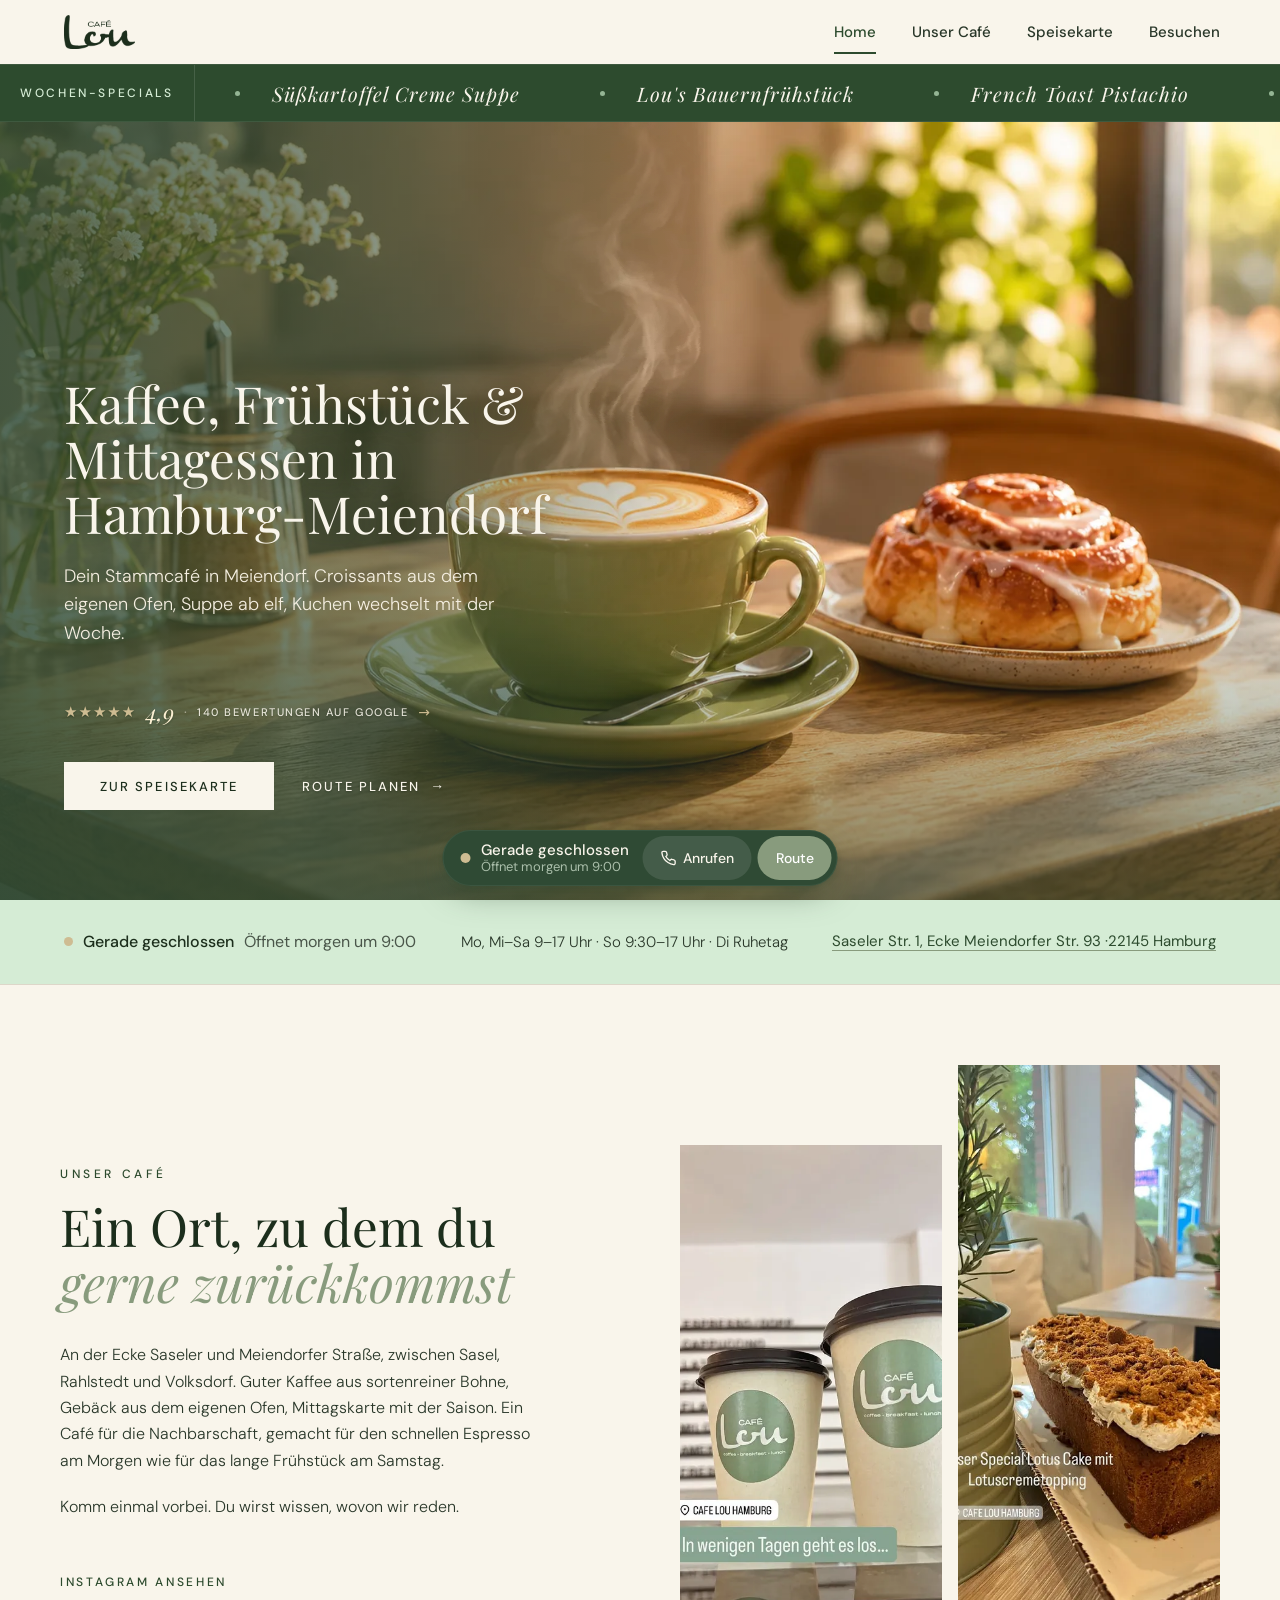
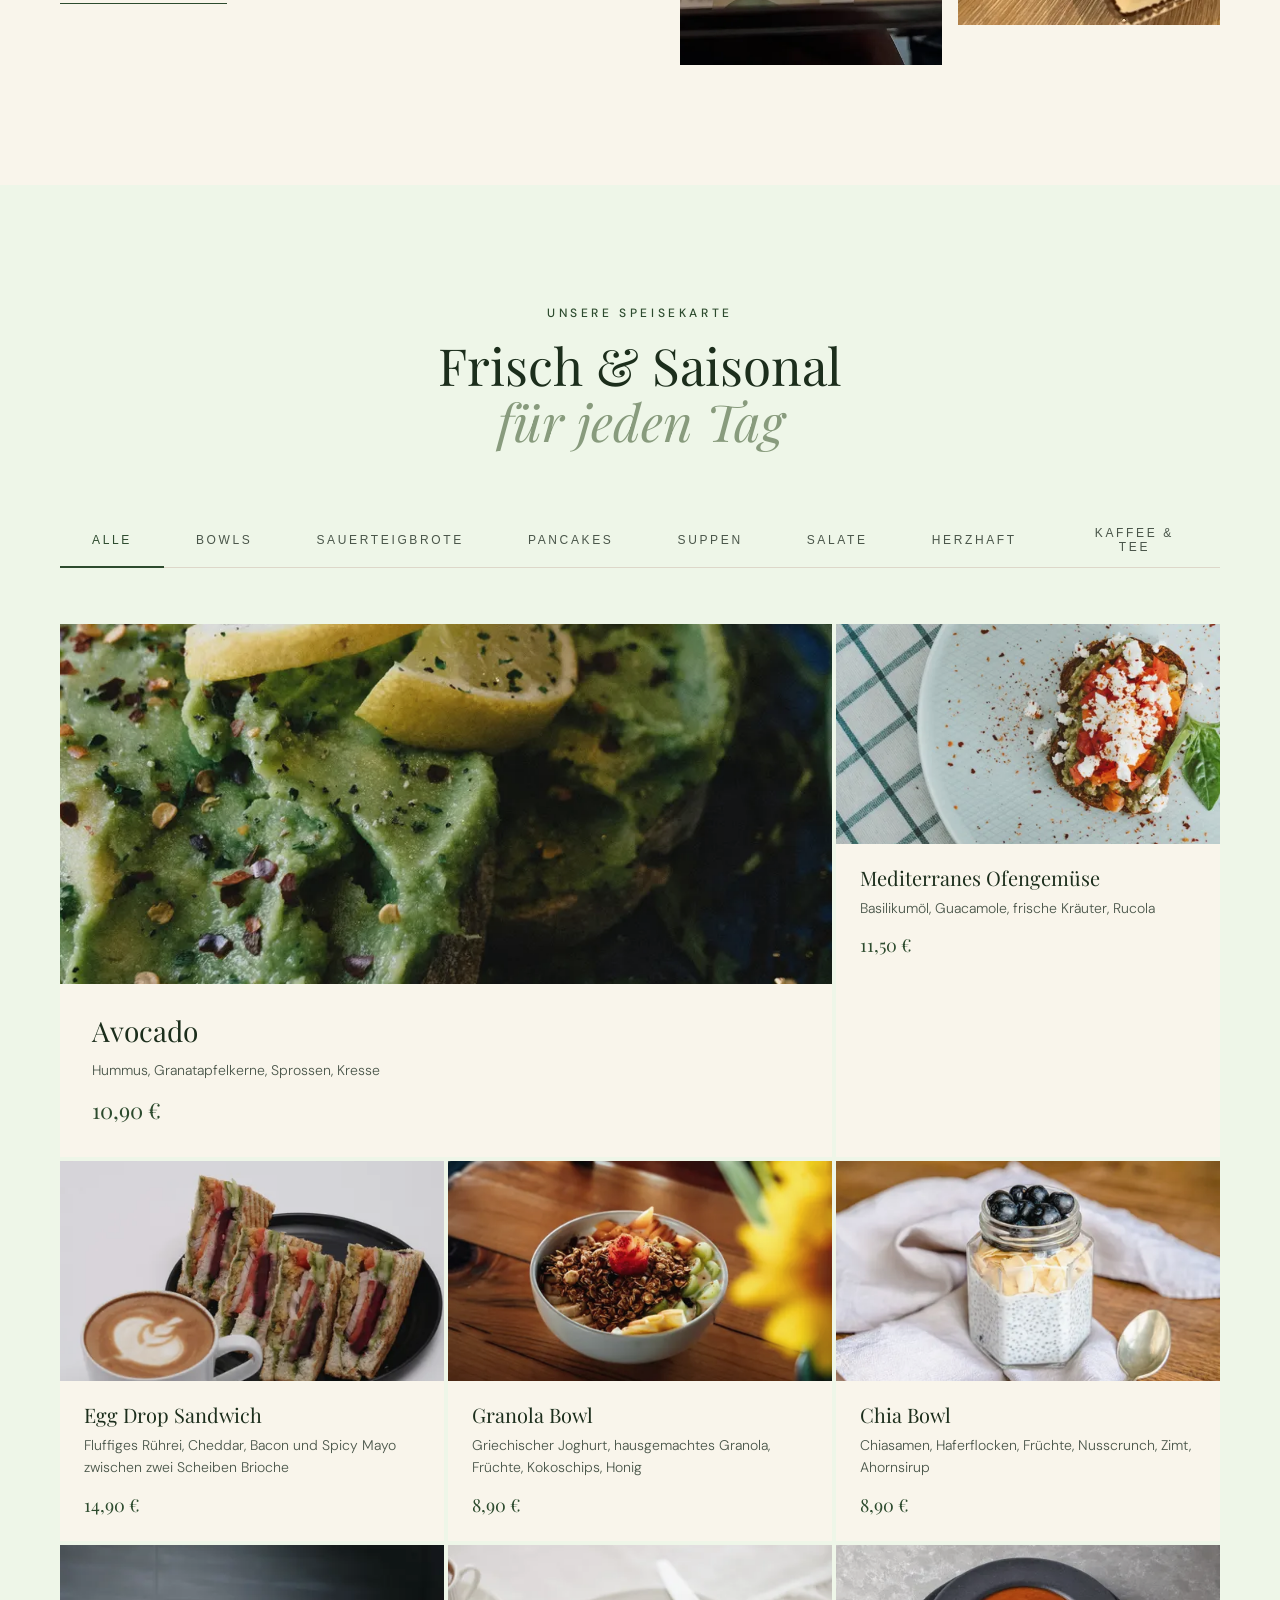
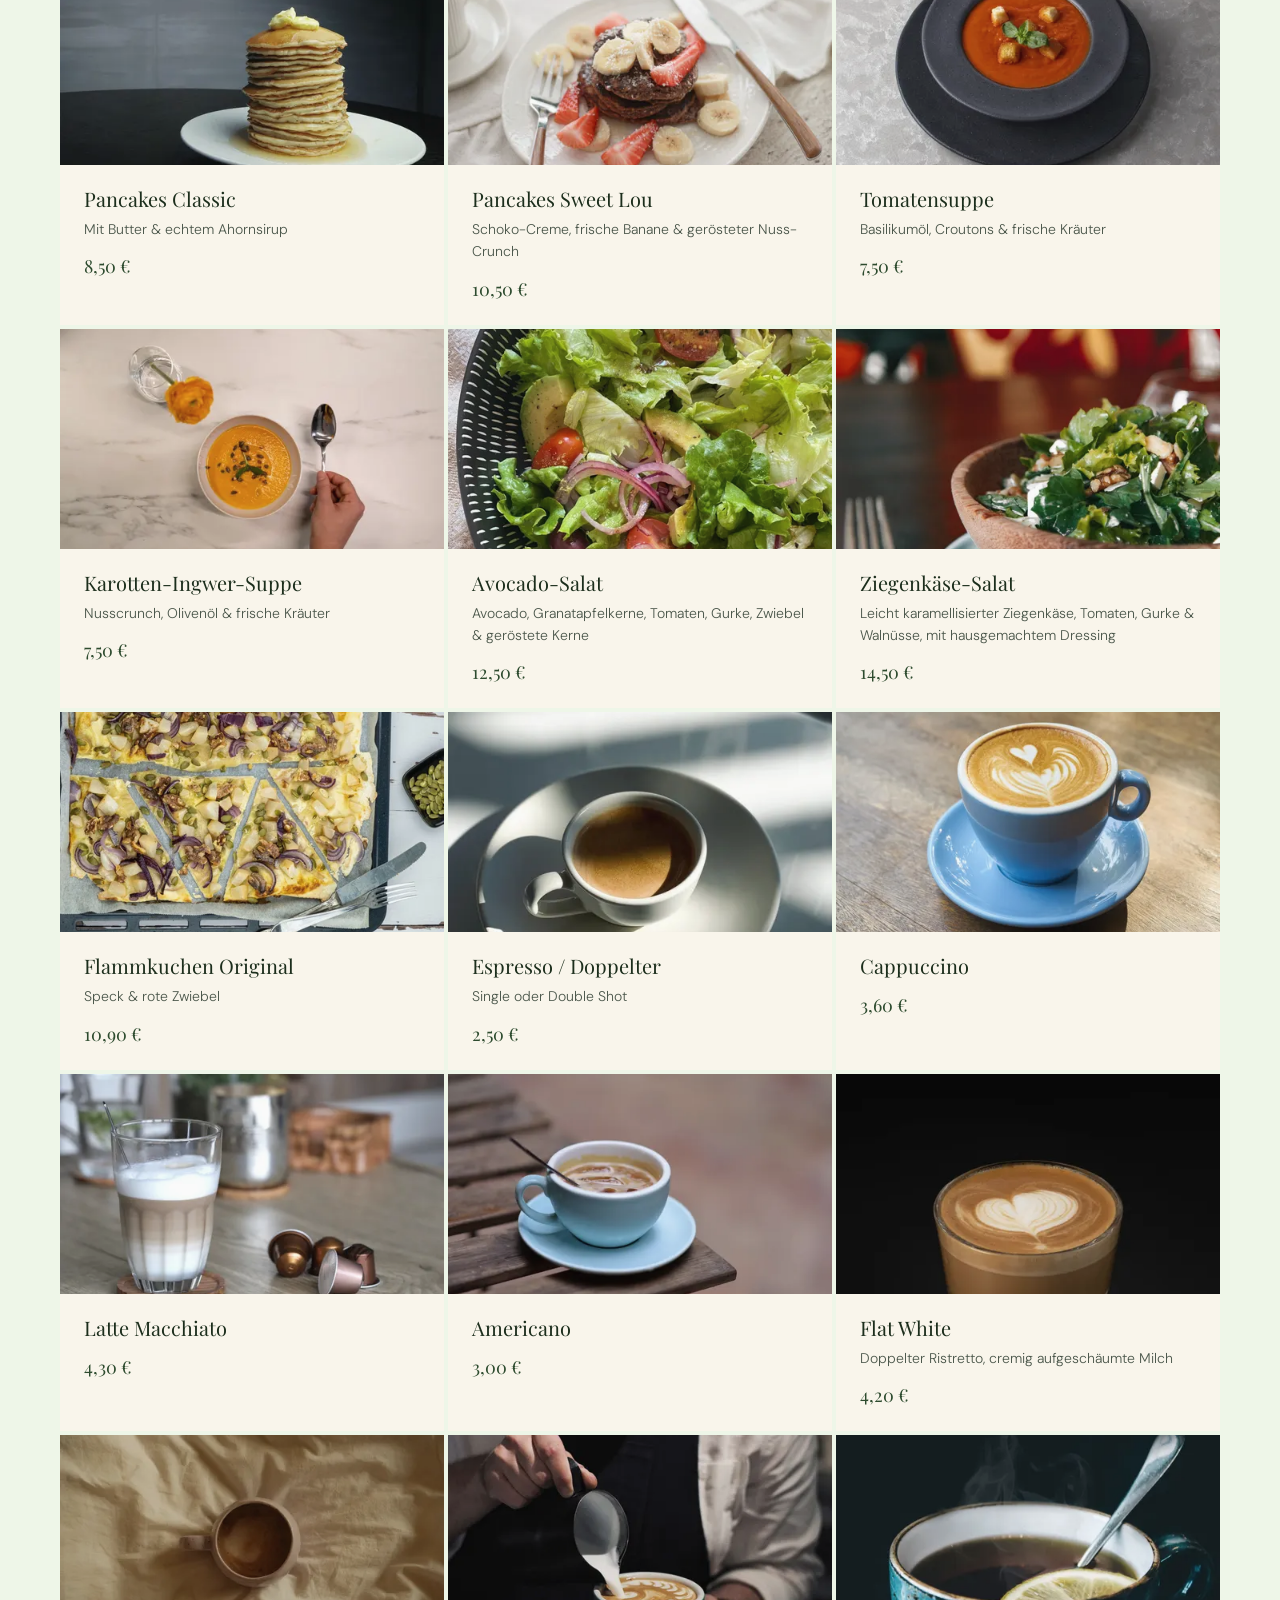
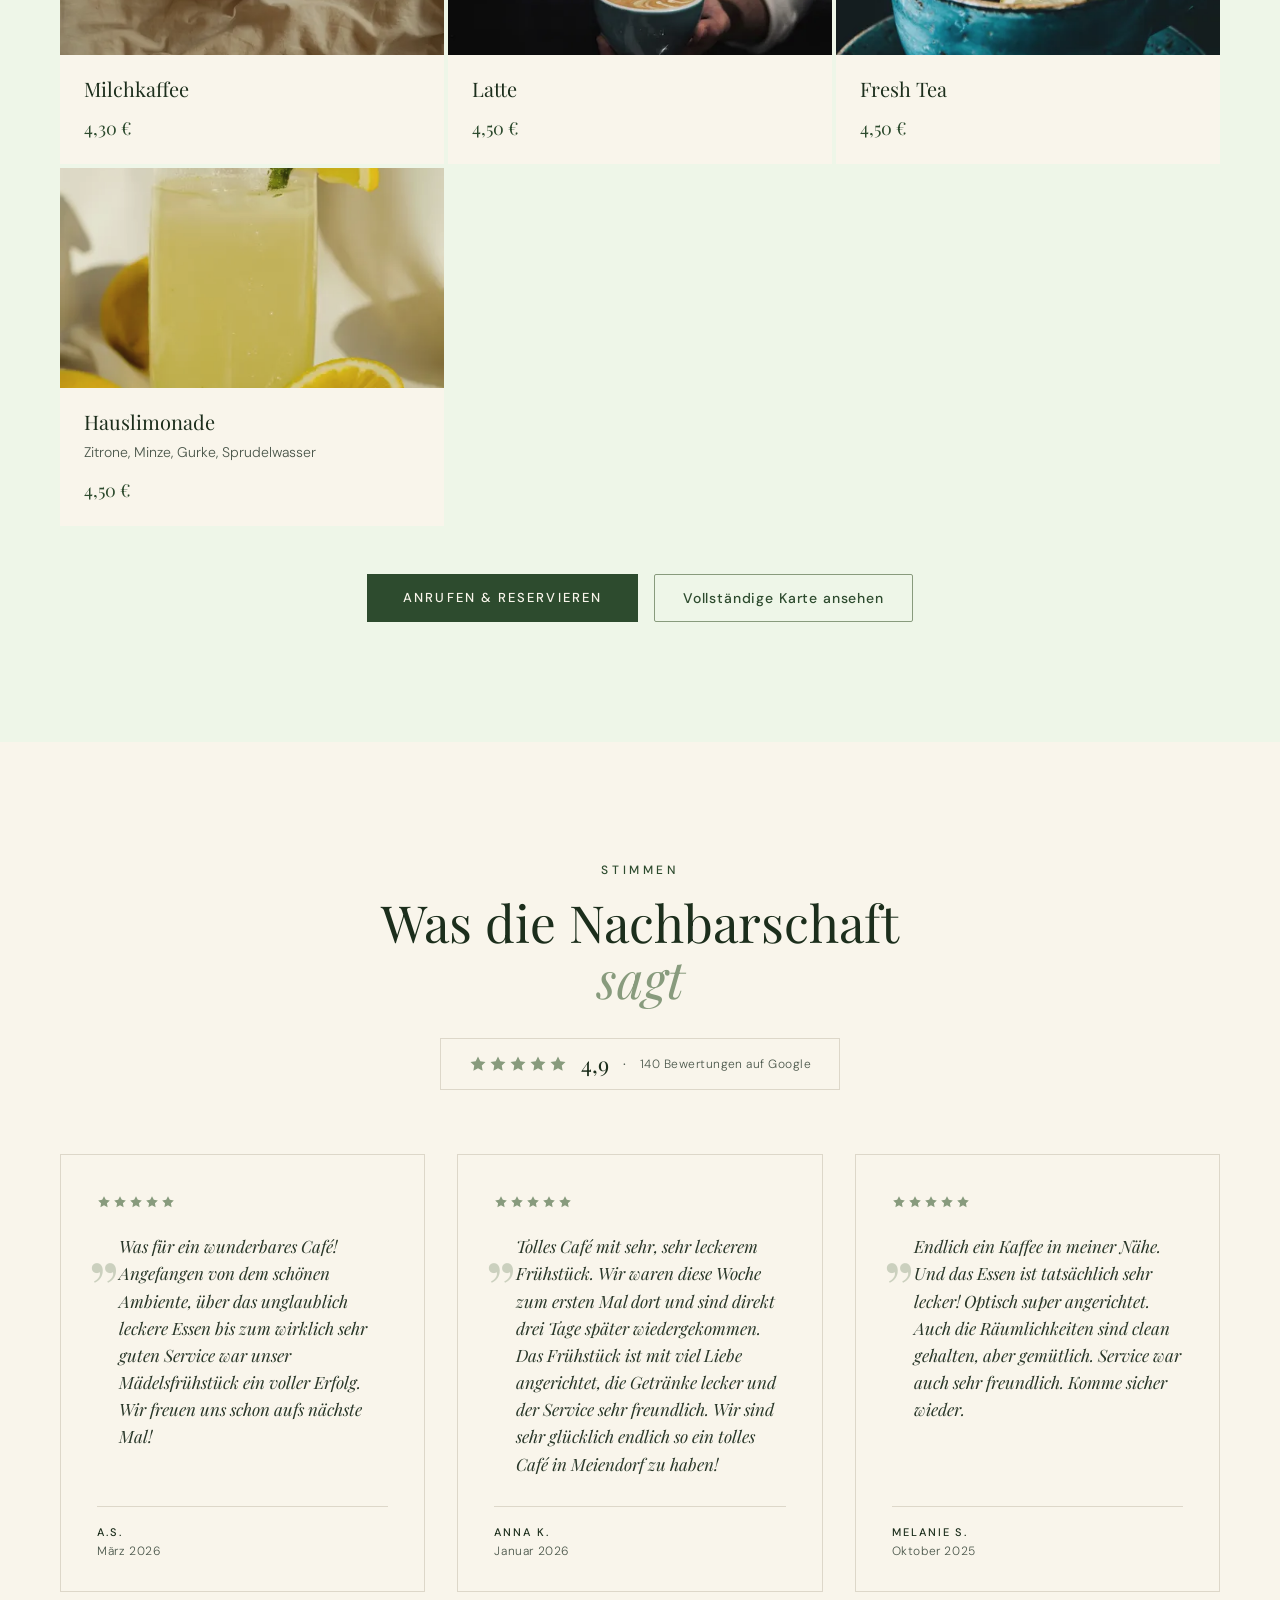
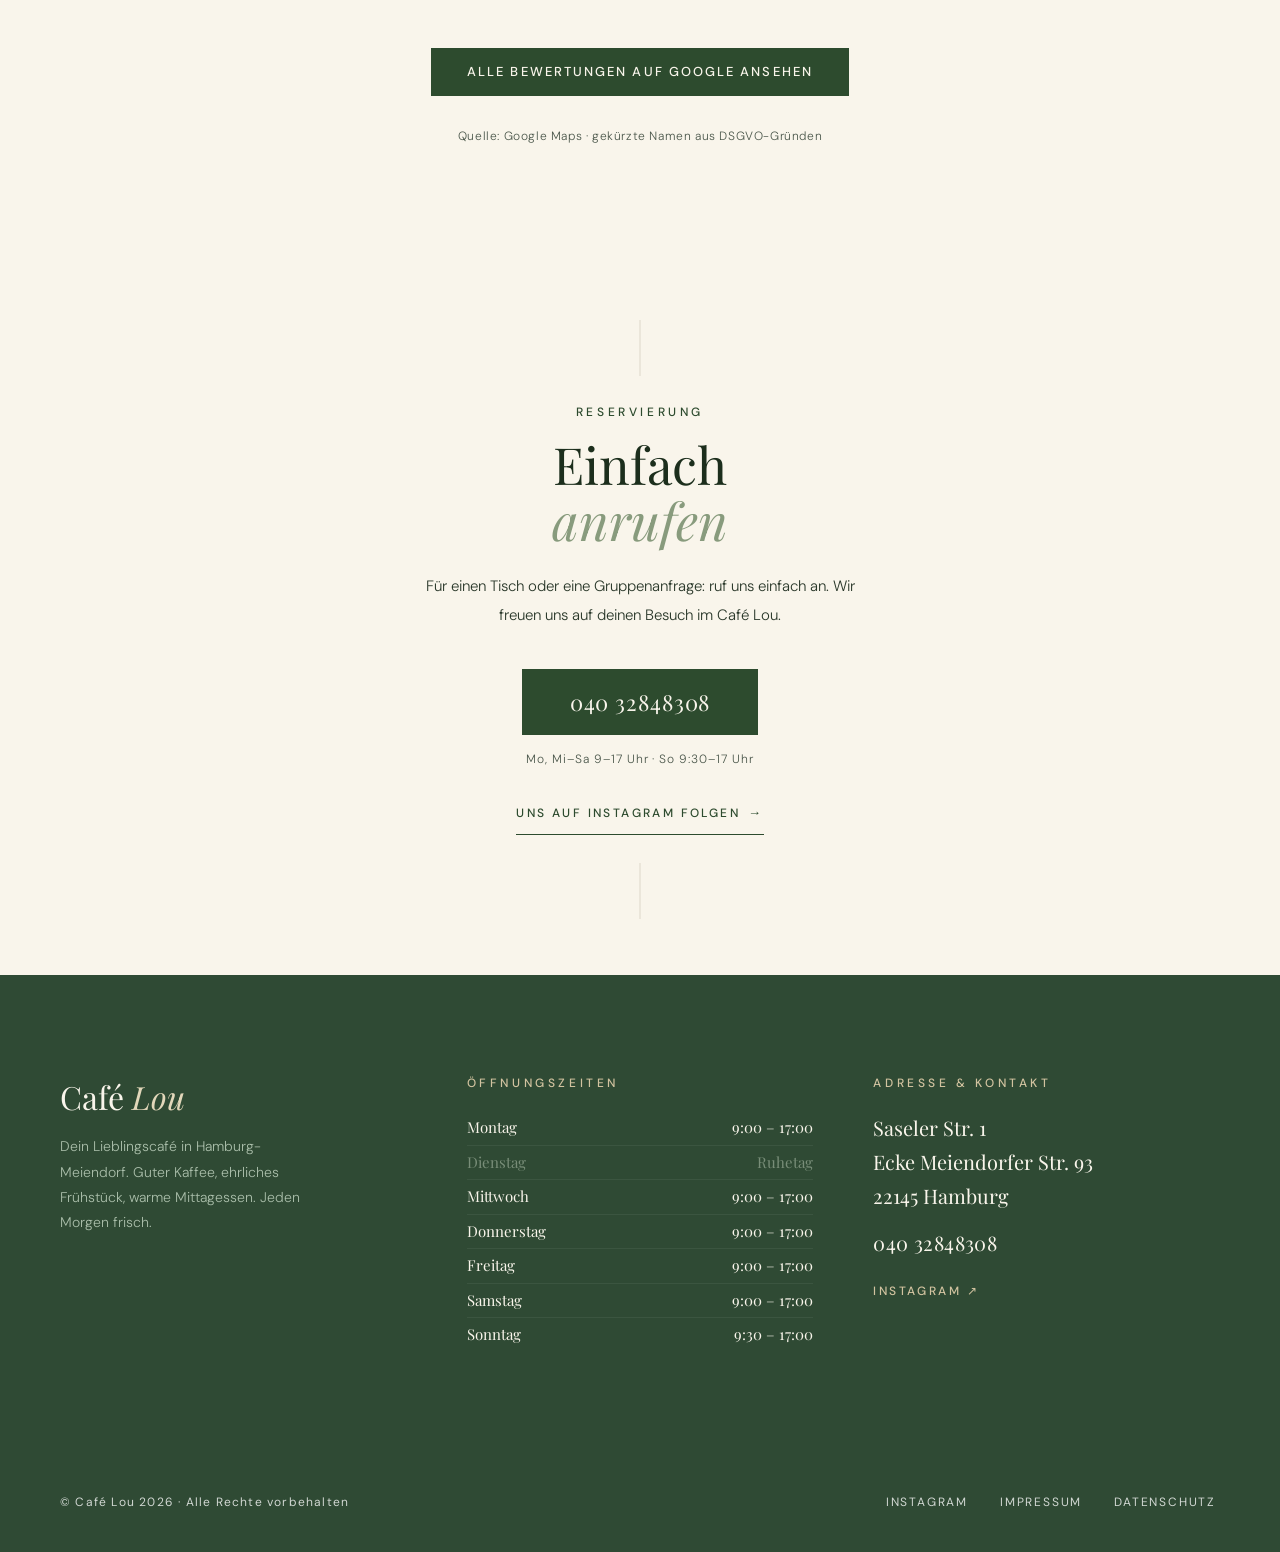
<file: index.html>
<!DOCTYPE html>
<html lang="de">
<head>
  <meta charset="UTF-8" />
  <meta name="viewport" content="width=device-width, initial-scale=1.0" />
  <title>Café Lou – Kaffee, Frühstück &amp; Mittagessen in Hamburg-Meiendorf</title>
  <meta name="description" content="Café Lou in Hamburg-Meiendorf: Frischer Kaffee, hausgemachtes Frühstück und Mittagessen – dein Lieblingscafé in der Nachbarschaft. Mo, Mi–Sa 9–17 Uhr, So 9:30–17 Uhr." />
  <!-- DEMO: vor Livegang auf "index, follow" zurückstellen -->
  <meta name="robots" content="noindex, nofollow" />
  <link rel="canonical" href="https://cafe-lou.vercel.app/" />

  <!-- Local SEO / Geo -->
  <meta name="geo.region" content="DE-HH" />
  <meta name="geo.placename" content="Hamburg-Meiendorf" />
  <meta name="geo.position" content="53.6395;10.1437" />
  <meta name="ICBM" content="53.6395, 10.1437" />

  <!-- Open Graph -->
  <meta property="og:type" content="website" />
  <meta property="og:site_name" content="Café Lou" />
  <meta property="og:title" content="Café Lou – Kaffee, Frühstück &amp; Mittagessen in Hamburg-Meiendorf" />
  <meta property="og:description" content="Dein Lieblingscafé in der Nachbarschaft. Frischer Kaffee, ehrliches Frühstück, entspannte Mittagessen." />
  <meta property="og:image" content="https://cafe-lou.vercel.app/assets/img/og-cover.jpg" />
  <meta property="og:image:width" content="1200" />
  <meta property="og:image:height" content="630" />
  <meta property="og:image:alt" content="Café Lou in Hamburg-Meiendorf – Tisch mit Suppe, Salat und Brot" />
  <meta property="og:url" content="https://cafe-lou.vercel.app/" />
  <meta property="og:locale" content="de_DE" />
  <meta name="twitter:card" content="summary_large_image" />

  <!-- Favicon -->
  <link rel="icon" href="favicon.svg" type="image/svg+xml" />

  <!-- Preload critical fonts + hero image -->
  <link rel="preload" as="font" type="font/woff2" href="fonts/playfair-normal-latin.woff2" crossorigin />
  <link rel="preload" as="font" type="font/woff2" href="fonts/dm-sans-latin.woff2" crossorigin />
  <link rel="preload" as="image" href="assets/img/hero-800.webp" imagesrcset="assets/img/hero-800.webp 800w, assets/img/hero-1200.webp 1200w" imagesizes="(max-width: 1024px) 100vw, 50vw" fetchpriority="high" />

  <!-- JSON-LD: LocalBusiness -->
  <script type="application/ld+json">
  {
    "@context": "https://schema.org",
    "@type": "CafeOrCoffeeShop",
    "name": "Café Lou",
    "url": "https://cafe-lou.vercel.app/",
    "telephone": "+494032848308",
    "address": {
      "@type": "PostalAddress",
      "streetAddress": "Saseler Str. 1 / Ecke Meiendorfer Str. 93",
      "addressLocality": "Hamburg",
      "addressRegion": "HH",
      "postalCode": "22145",
      "addressCountry": "DE"
    },
    "geo": {
      "@type": "GeoCoordinates",
      "latitude": 53.6395,
      "longitude": 10.1437
    },
    "hasMap": "https://maps.app.goo.gl/7cNtLfxLy16KoQZ58",
    "sameAs": [
      "https://www.instagram.com/cafelou.hamburg/",
      "https://maps.app.goo.gl/7cNtLfxLy16KoQZ58"
    ],
    "areaServed": [
      { "@type": "City", "name": "Hamburg" },
      { "@type": "AdministrativeArea", "name": "Meiendorf" },
      { "@type": "AdministrativeArea", "name": "Sasel" },
      { "@type": "AdministrativeArea", "name": "Rahlstedt" },
      { "@type": "AdministrativeArea", "name": "Volksdorf" }
    ],
    "servesCuisine": ["Café", "Frühstück", "Brunch", "Mittagessen", "Kaffee", "Gebäck"],
    "priceRange": "€",
    "paymentAccepted": "Bargeld, EC-Karte, Kreditkarte",
    "currenciesAccepted": "EUR",
    "openingHoursSpecification": [
      { "@type": "OpeningHoursSpecification", "dayOfWeek": ["Monday"], "opens": "09:00", "closes": "17:00" },
      { "@type": "OpeningHoursSpecification", "dayOfWeek": ["Wednesday", "Thursday", "Friday"], "opens": "09:00", "closes": "17:00" },
      { "@type": "OpeningHoursSpecification", "dayOfWeek": ["Saturday"], "opens": "09:00", "closes": "17:00" },
      { "@type": "OpeningHoursSpecification", "dayOfWeek": ["Sunday"], "opens": "09:30", "closes": "17:00" }
    ],
    "image": [
      "https://cafe-lou.vercel.app/assets/img/og-cover.jpg",
      "https://cafe-lou.vercel.app/reference/cake.jpg",
      "https://cafe-lou.vercel.app/reference/Cafebecher.jpg"
    ],
    "aggregateRating": {
      "@type": "AggregateRating",
      "ratingValue": "4.9",
      "reviewCount": "140",
      "bestRating": "5",
      "worstRating": "1"
    },
    "review": [
      {
        "@type": "Review",
        "author": {"@type": "Person", "name": "A.S."},
        "datePublished": "2026-03-15",
        "reviewBody": "Was für ein wunderbares Café! Angefangen von dem schönen Ambiente, über das unglaublich leckere Essen bis zum wirklich sehr guten Service war unser Mädelsfrühstück ein voller Erfolg. Wir freuen uns schon aufs nächste Mal!",
        "reviewRating": {"@type": "Rating", "ratingValue": "5", "bestRating": "5"},
        "publisher": {"@type": "Organization", "name": "Google"}
      },
      {
        "@type": "Review",
        "author": {"@type": "Person", "name": "Anna K."},
        "datePublished": "2026-01-15",
        "reviewBody": "Tolles Café mit sehr, sehr leckerem Frühstück. Wir waren diese Woche zum ersten Mal dort und sind direkt drei Tage später wiedergekommen. Das Frühstück ist mit viel Liebe angerichtet, die Getränke lecker und der Service sehr freundlich. Wir sind sehr glücklich endlich so ein tolles Café in Meiendorf zu haben!",
        "reviewRating": {"@type": "Rating", "ratingValue": "5", "bestRating": "5"},
        "publisher": {"@type": "Organization", "name": "Google"}
      },
      {
        "@type": "Review",
        "author": {"@type": "Person", "name": "Melanie S."},
        "datePublished": "2025-10-15",
        "reviewBody": "Endlich ein Kaffee in meiner Nähe. Und das Essen ist tatsächlich sehr lecker! Optisch super angerichtet. Auch die Räumlichkeiten sind clean gehalten, aber gemütlich. Service war auch sehr freundlich. Komme sicher wieder.",
        "reviewRating": {"@type": "Rating", "ratingValue": "5", "bestRating": "5"},
        "publisher": {"@type": "Organization", "name": "Google"}
      }
    ]
  }
  </script>

  <style>
    /* ─── SELF-HOSTED FONTS ─── */
    @font-face {
      font-family: 'Playfair Display';
      src: url('fonts/playfair-normal-latin-ext.woff2') format('woff2');
      font-weight: 400 700;
      font-style: normal;
      font-display: swap;
      unicode-range: U+0100-02BA, U+02BD-02C5, U+02C7-02CC, U+02CE-02D7, U+02DD-02FF,
                     U+0304, U+0308, U+0329, U+1D00-1DBF, U+1E00-1E9F, U+1EF2-1EFF,
                     U+2020, U+20A0-20AB, U+20AD-20C0, U+2113, U+2C60-2C7F, U+A720-A7FF;
    }
    @font-face {
      font-family: 'Playfair Display';
      src: url('fonts/playfair-normal-latin.woff2') format('woff2');
      font-weight: 400 700;
      font-style: normal;
      font-display: swap;
      unicode-range: U+0000-00FF, U+0131, U+0152-0153, U+02BB-02BC, U+02C6, U+02DA,
                     U+02DC, U+0304, U+0308, U+0329, U+2000-206F, U+20AC, U+2122,
                     U+2191, U+2193, U+2212, U+2215, U+FEFF, U+FFFD;
    }
    @font-face {
      font-family: 'Playfair Display';
      src: url('fonts/playfair-italic-latin-ext.woff2') format('woff2');
      font-weight: 400 500;
      font-style: italic;
      font-display: swap;
      unicode-range: U+0100-02BA, U+02BD-02C5, U+02C7-02CC, U+02CE-02D7, U+02DD-02FF,
                     U+0304, U+0308, U+0329, U+1D00-1DBF, U+1E00-1E9F, U+1EF2-1EFF,
                     U+2020, U+20A0-20AB, U+20AD-20C0, U+2113, U+2C60-2C7F, U+A720-A7FF;
    }
    @font-face {
      font-family: 'Playfair Display';
      src: url('fonts/playfair-italic-latin.woff2') format('woff2');
      font-weight: 400 500;
      font-style: italic;
      font-display: swap;
      unicode-range: U+0000-00FF, U+0131, U+0152-0153, U+02BB-02BC, U+02C6, U+02DA,
                     U+02DC, U+0304, U+0308, U+0329, U+2000-206F, U+20AC, U+2122,
                     U+2191, U+2193, U+2212, U+2215, U+FEFF, U+FFFD;
    }
    @font-face {
      font-family: 'DM Sans';
      src: url('fonts/dm-sans-latin-ext.woff2') format('woff2');
      font-weight: 300 500;
      font-style: normal;
      font-display: swap;
      unicode-range: U+0100-02BA, U+02BD-02C5, U+02C7-02CC, U+02CE-02D7, U+02DD-02FF,
                     U+0304, U+0308, U+0329, U+1D00-1DBF, U+1E00-1E9F, U+1EF2-1EFF,
                     U+2020, U+20A0-20AB, U+20AD-20C0, U+2113, U+2C60-2C7F, U+A720-A7FF;
    }
    @font-face {
      font-family: 'DM Sans';
      src: url('fonts/dm-sans-latin.woff2') format('woff2');
      font-weight: 300 500;
      font-style: normal;
      font-display: swap;
      unicode-range: U+0000-00FF, U+0131, U+0152-0153, U+02BB-02BC, U+02C6, U+02DA,
                     U+02DC, U+0304, U+0308, U+0329, U+2000-206F, U+20AC, U+2122,
                     U+2191, U+2193, U+2212, U+2215, U+FEFF, U+FFFD;
    }

    /* ─── TOKENS ─── */
    :root {
      --cream: oklch(97% 0.014 88);
      --cream-mid: oklch(93% 0.016 88);
      --parchment: oklch(88% 0.020 88);
      --sage: #889B7D;
      --sage-dark: oklch(38% 0.06 145);
      --sage-light: oklch(74% 0.06 145);
      --sage-pale: oklch(92% 0.04 145);
      --espresso: oklch(28% 0.04 145);
      --charcoal: oklch(32% 0.03 145);
      --gold: oklch(80% 0.06 88);
      --text: oklch(22% 0.025 145);
      --text-light: oklch(44% 0.025 145);
      --color-bg-soft: #EEF6E8;
      --color-primary-dark: #2F4A34;
      --cream-bright: oklch(96% 0.04 88);
      --gold-warm: oklch(82% 0.05 88);
      --sage-muted: oklch(78% 0.035 145);
      --footer-text: rgba(255, 255, 255, 0.78);
      --scrim: rgba(47, 74, 52, 0.94);
    }

    *, *::before, *::after { box-sizing: border-box; margin: 0; padding: 0; }
    html { scroll-behavior: smooth; }

    /* ─── A11Y UTILITIES ─── */
    .visually-hidden {
      position: absolute;
      width: 1px;
      height: 1px;
      padding: 0;
      margin: -1px;
      overflow: hidden;
      clip: rect(0, 0, 0, 0);
      white-space: nowrap;
      border: 0;
    }
    .skip-link {
      position: absolute;
      top: 0;
      left: 0;
      z-index: 200;
      min-height: 44px;
      display: inline-flex;
      align-items: center;
      padding: 12px 20px;
      background: var(--espresso);
      color: var(--cream);
      font-family: 'DM Sans', sans-serif;
      font-size: 12px;
      font-weight: 500;
      letter-spacing: 0.18em;
      text-transform: uppercase;
      text-decoration: none;
      transform: translateY(-110%);
      transition: transform 0.2s cubic-bezier(0.16, 1, 0.3, 1);
    }
    .skip-link:focus-visible {
      transform: translateY(0);
      outline: 2px solid var(--gold);
      outline-offset: 2px;
    }

    body {
      font-family: 'DM Sans', sans-serif;
      background: var(--cream);
      color: var(--text);
      overflow-x: hidden;
    }
    body.nav-locked { overflow: hidden; }

    /* ─── NAV ─── */
    #main-nav {
      position: fixed;
      top: 0; left: 0; right: 0;
      z-index: 100;
      display: flex;
      align-items: center;
      justify-content: space-between;
      padding: 10px 60px;
      transition: background 0.4s cubic-bezier(0.16, 1, 0.3, 1), padding 0.4s cubic-bezier(0.16, 1, 0.3, 1), backdrop-filter 0.4s cubic-bezier(0.16, 1, 0.3, 1);
    }
    #main-nav.scrolled {
      background: oklch(97% 0.014 88 / 0.94);
      backdrop-filter: blur(12px);
      padding: 16px 60px;
      border-bottom: 1px solid var(--parchment);
    }
    .nav-menu-note { display: none; }
    .nav-logo {
      position: relative;
      z-index: 101;
      display: inline-flex;
      align-items: center;
      min-height: 44px;
      padding: 4px;
      border-radius: 4px;
      text-decoration: none;
    }
    .nav-logo-mark {
      display: block;
      width: 71px; height: 34px;
      background: var(--espresso);
      -webkit-mask: url(assets/img/logo-mask.webp) center / contain no-repeat;
      mask: url(assets/img/logo-mask.webp) center / contain no-repeat;
      transition: transform .45s cubic-bezier(.34,1.56,.64,1);
    }
    .nav-logo:hover .nav-logo-mark { transform: rotate(-4deg) scale(1.04); }
    .nav-logo:active .nav-logo-mark { transform: scale(.95); }
    .nav-logo:focus-visible { outline: 2px solid var(--sage-dark); outline-offset: 2px; }
    .nav-links {
      display: flex;
      gap: 36px;
      list-style: none;
    }
    .nav-links a {
      font-family: 'DM Sans', sans-serif;
      font-size: 15px;
      font-weight: 500;
      letter-spacing: 0;
      color: var(--charcoal);
      text-decoration: none;
      position: relative;
      padding-bottom: 2px;
      transition: color 0.2s;
    }
    .nav-links a::after {
      content: '';
      position: absolute;
      bottom: 0; left: 0;
      width: 0; height: 2px;
      background: var(--sage-dark);
      transition: width 0.3s ease;
    }
    .nav-links a:hover { color: var(--sage-dark); }
    .nav-links a:hover::after { width: 100%; }
    .nav-links a.active { color: var(--sage-dark); }
    .nav-links a.active::after { width: 100%; }

    /* ─── HERO ─── */
    #hero {
      padding: 0;
      min-height: calc(100svh - 124px); /* viewport minus nav (64px) + ticker (~60px) */
      display: grid;
      grid-template-columns: 1fr 1fr;
      position: relative;
      overflow: hidden;
    }
    .hero-left {
      background: var(--sage);
      display: flex;
      flex-direction: column;
      justify-content: center;
      align-items: flex-start;
      padding: clamp(48px, 6vh, 80px) clamp(40px, 5.5vw, 72px);
      position: relative;
    }
    .hero-left::after {
      content: '';
      position: absolute;
      top: 0; bottom: 0; right: -1px;
      width: 1px;
      background: var(--gold);
      opacity: 0.4;
    }
    .hero-eyebrow {
      font-size: 10px;
      font-weight: 500;
      letter-spacing: 0.3em;
      text-transform: uppercase;
      color: oklch(90% 0.04 88);
      margin-bottom: 28px;
      opacity: 0;
      animation: fadeUp 0.8s 0.2s forwards;
    }
    .hero-logo {
      width: clamp(220px, 22vw, 320px);
      height: auto;
      display: block;
      border-radius: 0;
      margin-bottom: 16px;
    }
    .hero-title {
      font-family: 'Playfair Display', serif;
      font-size: clamp(20px, 2.4vw, 32px);
      font-weight: 400;
      line-height: 1.35;
      color: var(--cream);
      max-width: 480px;
      margin-bottom: 16px;
      text-shadow: 0 1px 2px oklch(20% 0.04 145 / 0.35);
    }
    .hero-title em {
      font-style: italic;
      color: oklch(94% 0.04 88);
    }
    .hero-sub {
      font-size: 16px;
      font-weight: 400;
      letter-spacing: 0.03em;
      color: var(--cream);
      line-height: 1.65;
      max-width: 440px;
      text-shadow: 0 1px 2px oklch(20% 0.04 145 / 0.35);
    }
    .hero-trust {
      display: inline-flex;
      align-items: center;
      gap: 10px;
      margin: 18px 0 0;
      min-height: 44px;
      padding: 2px 0;
      text-decoration: none;
      color: var(--cream);
      font-family: 'DM Sans', system-ui, sans-serif;
      position: relative;
      width: fit-content;
    }
    .hero-trust-stars {
      color: var(--gold);
      font-size: 15px;
      letter-spacing: 1px;
      line-height: 1;
      text-shadow: 0 1px 2px oklch(20% 0.04 145 / 0.35);
    }
    .hero-trust-rating {
      font-family: 'Playfair Display', serif;
      font-style: italic;
      font-weight: 400;
      font-size: 22px;
      color: var(--cream-bright);
      line-height: 1;
      text-shadow: 0 1px 2px oklch(20% 0.04 145 / 0.35);
    }
    .hero-trust-sep {
      color: var(--cream);
      opacity: 0.5;
      font-size: 14px;
      line-height: 1;
    }
    .hero-trust-label {
      font-size: 11px;
      font-weight: 500;
      letter-spacing: 0.14em;
      text-transform: uppercase;
      color: var(--cream);
      opacity: 0.88;
      line-height: 1;
      text-shadow: 0 1px 2px oklch(20% 0.04 145 / 0.35);
    }
    .hero-trust-arrow {
      color: var(--gold);
      font-size: 14px;
      line-height: 1;
      transition: transform 250ms ease-out;
    }
    .hero-trust::after {
      content: "";
      position: absolute;
      left: 0;
      bottom: 6px;
      height: 1px;
      width: 100%;
      background: var(--gold);
      opacity: 0;
      transform: scaleX(0);
      transform-origin: left;
      transition: transform 250ms ease-out, opacity 200ms ease;
    }
    .hero-trust:hover::after,
    .hero-trust:focus-visible::after {
      opacity: 0.7;
      transform: scaleX(1);
    }
    .hero-trust:hover .hero-trust-arrow,
    .hero-trust:focus-visible .hero-trust-arrow {
      transform: translateX(4px);
    }
    .hero-trust:focus-visible {
      outline: 2px solid oklch(96% 0.04 88);
      outline-offset: 4px;
      border-radius: 2px;
    }
    .hero-cta {
      margin-top: 28px;
      display: flex;
      gap: 16px;
      align-items: center;
      flex-wrap: wrap;
    }
    .hero-hours {
      margin-top: 20px;
      font-family: 'DM Sans', sans-serif;
      font-size: 11px;
      font-weight: 500;
      letter-spacing: 0.18em;
      text-transform: uppercase;
      color: var(--cream);
      opacity: 0.92;
      text-shadow: 0 1px 2px oklch(20% 0.04 145 / 0.35);
    }
    .hero-hours strong {
      font-weight: 600;
      color: var(--cream-bright);
    }
    .btn-primary {
      display: inline-block;
      padding: 14px 36px;
      background: var(--cream);
      color: var(--espresso);
      font-size: 10px;
      font-weight: 500;
      letter-spacing: 0.22em;
      text-transform: uppercase;
      text-decoration: none;
      border: none;
      cursor: pointer;
      transition: background 0.25s, color 0.25s, transform 0.2s;
    }
    .btn-primary:hover { background: var(--parchment); transform: translateY(-1px); }
    /* Outside hero: sage button */
    #menu .btn-primary, #contact-cta .btn-primary {
      background: var(--sage);
      color: var(--cream);
    }
    #menu .btn-primary:hover, #contact-cta .btn-primary:hover {
      background: var(--sage-dark);
    }
    .btn-ghost {
      font-size: 11px;
      font-weight: 500;
      letter-spacing: 0.22em;
      text-transform: uppercase;
      color: var(--cream);
      text-decoration: none;
      display: inline-flex;
      align-items: center;
      gap: 10px;
      min-height: 44px;
      padding: 12px 0;
      transition: color 0.2s, transform 0.2s;
      text-shadow: 0 1px 2px oklch(20% 0.04 145 / 0.35);
    }
    .btn-ghost:hover { color: var(--cream); transform: translateX(2px); }
    .btn-ghost::after { content: '→'; font-size: 14px; }

    .hero-right {
      position: relative;
      overflow: hidden;
    }
    .hero-img {
      width: 100%;
      height: 100%;
      object-fit: cover;
      object-position: center 40%;
      display: block;
    }
    .hero-badge {
      position: absolute;
      top: 32px; right: 32px;
      background: var(--cream);
      padding: 16px 22px;
      display: flex;
      flex-direction: column;
      gap: 2px;
      box-shadow: 0 8px 32px oklch(20% 0.03 60 / 0.18);
      opacity: 0;
      animation: fadeUp 0.8s 1.1s forwards;
    }
    .hero-badge-title {
      font-size: 8px;
      font-weight: 500;
      letter-spacing: 0.22em;
      text-transform: uppercase;
      color: var(--sage-dark);
      margin-bottom: 4px;
    }
    .hero-badge-num {
      font-family: 'Playfair Display', serif;
      font-size: 28px;
      font-weight: 400;
      color: var(--sage-dark);
      line-height: 1;
    }
    .hero-badge-label {
      font-size: 9px;
      font-weight: 500;
      letter-spacing: 0.18em;
      text-transform: uppercase;
      color: var(--text-light);
      max-width: 200px;
    }

    /* ─── SECTION COMMONS ─── */
    section { padding: 120px 60px; }
    .section-label {
      font-size: 10px;
      font-weight: 500;
      letter-spacing: 0.3em;
      text-transform: uppercase;
      color: var(--sage-dark);
      margin-bottom: 16px;
    }
    .section-title {
      font-family: 'Playfair Display', serif;
      font-size: clamp(38px, 4vw, 58px);
      font-weight: 400;
      line-height: 1.1;
      color: var(--espresso);
    }
    .section-title em { font-style: italic; color: var(--sage); }

    /* ─── TICKER ─── */
    #specials-banner {
      background: var(--sage-dark);
      padding: 0;
      overflow: hidden;
      margin-top: 64px; /* clear fixed nav */
    }
    .ticker-wrap {
      display: flex;
      overflow: hidden;
      border-top: 1px solid oklch(100% 0 0 / 0.08);
      border-bottom: 1px solid oklch(100% 0 0 / 0.08);
    }
    .ticker-label {
      font-family: 'DM Sans', sans-serif;
      font-size: 10px;
      font-weight: 500;
      letter-spacing: 0.22em;
      text-transform: uppercase;
      color: var(--sage-pale);
      padding: 0 20px;
      flex-shrink: 0;
      border-right: 1px solid oklch(100% 0 0 / 0.12);
      display: flex;
      align-items: center;
      background: var(--sage-dark);
      position: relative;
      z-index: 1;
    }
    .ticker {
      display: flex;
      gap: 0;
      animation: ticker 22s linear infinite;
      white-space: nowrap;
    }
    .ticker-item {
      display: flex;
      align-items: center;
      gap: 32px;
      padding: 14.5px 40px;
      font-family: 'Playfair Display', serif;
      font-size: 20px;
      font-weight: 300;
      font-style: italic;
      color: var(--cream);
      letter-spacing: 0.05em;
    }
    .ticker-dot {
      width: 5px; height: 5px;
      border-radius: 50%;
      background: var(--sage-light);
      flex-shrink: 0;
    }
    @keyframes ticker {
      from { transform: translateX(0); }
      to { transform: translateX(-50%); }
    }

    /* ─── STORY ─── */
    #story {
      background: var(--cream);
      display: grid;
      grid-template-columns: 1fr 1fr;
      gap: 80px;
      align-items: center;
    }
    .story-text { padding-right: 40px; }
    .story-body {
      margin-top: 32px;
      font-size: 16px;
      font-weight: 300;
      line-height: 1.65;
      color: var(--charcoal);
      max-width: 480px;
    }
    .story-body p + p { margin-top: 20px; }
    .story-link {
      display: inline-flex;
      align-items: center;
      gap: 10px;
      margin-top: 40px;
      min-height: 44px;
      padding: 10px 0;
      font-size: 10px;
      font-weight: 500;
      letter-spacing: 0.22em;
      text-transform: uppercase;
      color: var(--sage-dark);
      text-decoration: none;
      border-bottom: 1px solid var(--sage-dark);
      transition: gap 0.2s;
    }
    .story-link:hover { gap: 18px; }
    .story-images {
      display: grid;
      grid-template-columns: 1fr 1fr;
      gap: 16px;
      height: 560px;
    }
    .story-img {
      overflow: hidden;
      position: relative;
    }
    .story-img:first-child { margin-top: 40px; }
    .story-img:last-child { margin-bottom: 40px; margin-top: -40px; }
    .story-img img {
      width: 100%;
      height: 100%;
      object-fit: cover;
      object-position: center;
      display: block;
    }

    /* ─── MENU ─── */
    #menu {
      background: var(--color-bg-soft);
      text-align: center;
      padding: 120px 60px;
    }
    .menu-header { margin-bottom: 64px; }
    .menu-tabs {
      display: flex;
      justify-content: center;
      gap: 0;
      margin-bottom: 56px;
      border-bottom: 1px solid var(--parchment);
    }
    .menu-tab {
      padding: 12px 32px;
      font-size: 10px;
      font-weight: 500;
      letter-spacing: 0.22em;
      text-transform: uppercase;
      color: var(--text-light);
      cursor: pointer;
      border: none;
      background: none;
      border-bottom: 2px solid transparent;
      margin-bottom: -1px;
      transition: color 0.2s, border-color 0.2s;
    }
    .menu-tab.active {
      color: var(--sage-dark);
      border-bottom-color: var(--sage-dark);
    }
    .menu-tab:hover:not(.active) { color: var(--charcoal); }
    .menu-grid {
      display: grid;
      grid-template-columns: repeat(3, 1fr);
      gap: 4px;
      max-width: 1200px;
      margin: 0 auto;
    }
    .menu-card {
      background: var(--cream);
      padding: 0;
      overflow: hidden;
      position: relative;
      transition: transform 0.4s cubic-bezier(0.16, 1, 0.3, 1);
    }
    .menu-card:hover { transform: translateY(-3px); }
    .menu-card--featured {
      grid-column: span 2;
    }
    .menu-card-thumb {
      height: 220px;
      aspect-ratio: auto;
      background-color: var(--sage-pale);
      position: relative;
      display: flex;
      align-items: center;
      justify-content: center;
      overflow: hidden;
      contain: layout paint;
    }
    .menu-card--featured .menu-card-thumb { height: 360px; }
    .menu-card-thumb img {
      width: 100%;
      height: 100%;
      object-fit: cover;
      filter: saturate(0.88) contrast(0.96);
      transition: filter 0.4s, transform 0.6s cubic-bezier(0.16, 1, 0.3, 1);
    }
    .menu-card:hover .menu-card-thumb img {
      filter: saturate(0.95) contrast(1);
      transform: scale(1.03);
    }
    .menu-card-body {
      padding: 20px 24px 24px;
      text-align: left;
    }
    .menu-card--featured .menu-card-body { padding: 28px 32px 32px; }
    .menu-card-name {
      font-family: 'Playfair Display', serif;
      font-size: 20px;
      font-weight: 400;
      color: var(--espresso);
      margin-bottom: 6px;
    }
    .menu-card--featured .menu-card-name { font-size: 28px; margin-bottom: 10px; }
    .menu-card-desc {
      font-size: 12px;
      font-weight: 300;
      color: var(--text-light);
      line-height: 1.6;
      margin-bottom: 14px;
    }
    .menu-card--featured .menu-card-desc { font-size: 14px; max-width: 420px; }
    .menu-card-price {
      font-family: 'Playfair Display', serif;
      font-size: 18px;
      color: var(--sage-dark);
    }
    .menu-card--featured .menu-card-price { font-size: 22px; }
    .menu-see-all { margin-top: 48px; display: flex; gap: 16px; justify-content: center; flex-wrap: wrap; }
    .menu-fullcard-btn {
      display: inline-flex; align-items: center; gap: 8px;
      padding: 14px 28px;
      background: transparent;
      border: 1.5px solid var(--sage);
      border-radius: 2px;
      color: var(--sage-dark);
      font-family: 'DM Sans', sans-serif;
      font-size: 14px;
      font-weight: 500;
      letter-spacing: 0.06em;
      cursor: pointer;
      transition: background 0.2s, color 0.2s;
    }
    .menu-fullcard-btn:hover, .menu-fullcard-btn:focus-visible {
      background: var(--sage-pale);
      color: var(--sage-dark);
      outline: none;
    }
    /* ─── VOLLSTÄNDIGE KARTE (Dialog) ─── */
    .menu-lightbox {
      position: fixed; inset: 0; z-index: 900;
      background: var(--scrim);
      display: flex; align-items: center; justify-content: center;
      padding: 24px;
    }
    .menu-lightbox[hidden] { display: none; }
    .menu-lightbox-inner {
      position: relative;
      width: 100%; max-width: 780px;
      max-height: calc(100vh - 48px);
      background: var(--cream);
      border: 1px solid var(--parchment);
      display: flex;
      flex-direction: column;
      overflow: hidden;
    }
    .fm-head {
      flex: none;
      display: flex; align-items: flex-start; justify-content: space-between;
      gap: 24px;
      padding: 28px 32px 20px;
      border-bottom: 1px solid var(--parchment);
      background: var(--cream);
    }
    .fm-head-label {
      display: block;
      font-size: 10px; font-weight: 500;
      letter-spacing: 0.22em; text-transform: uppercase;
      color: var(--sage-dark);
      margin-bottom: 8px;
    }
    .fm-head-title {
      font-family: 'Playfair Display', serif;
      font-size: clamp(24px, 3vw, 30px);
      font-weight: 400; line-height: 1.15;
      color: var(--espresso);
    }
    .menu-lightbox-close {
      flex: none;
      width: 44px; height: 44px;
      background: transparent;
      border: 1px solid var(--parchment);
      border-radius: 0;
      font-family: 'DM Sans', sans-serif;
      font-size: 18px; line-height: 1;
      color: var(--charcoal);
      cursor: pointer;
      display: flex; align-items: center; justify-content: center;
      transition: background 0.2s, color 0.2s, border-color 0.2s;
    }
    .menu-lightbox-close:hover,
    .menu-lightbox-close:focus-visible { background: var(--sage-pale); color: var(--espresso); border-color: var(--sage-dark); }
    .fm-body {
      overflow-y: auto;
      overscroll-behavior: contain;
      -webkit-overflow-scrolling: touch;
      padding: 8px 32px 32px;
    }
    .fm-section { padding-top: 36px; }
    .fm-section-title {
      font-family: 'Playfair Display', serif;
      font-size: 28px; font-weight: 400; line-height: 1.2;
      color: var(--espresso);
      display: flex; align-items: baseline; flex-wrap: wrap; gap: 12px;
      padding-bottom: 10px;
      border-bottom: 1px solid var(--parchment);
    }
    .fm-section-note {
      font-family: 'DM Sans', sans-serif;
      font-size: 10px; font-weight: 500;
      letter-spacing: 0.22em; text-transform: uppercase;
      color: var(--sage-dark);
    }
    .fm-section-intro {
      font-size: 16px; font-weight: 300; line-height: 1.6;
      color: var(--text-light);
      max-width: 62ch;
      margin-top: 12px;
    }
    .fm-list { list-style: none; margin-top: 20px; }
    .fm-item + .fm-item { margin-top: 22px; }
    .fm-item-head { display: flex; align-items: baseline; gap: 10px; }
    .fm-item-name {
      font-family: 'Playfair Display', serif;
      font-size: 21px; font-weight: 400; line-height: 1.3;
      color: var(--espresso);
    }
    .fm-leader {
      flex: 1 1 auto;
      min-width: 16px;
      border-bottom: 1px dotted var(--parchment);
      transform: translateY(-4px);
    }
    .fm-item-price {
      font-family: 'Playfair Display', serif;
      font-size: 19px; font-weight: 400;
      color: var(--sage-dark);
      white-space: nowrap;
    }
    .fm-item-desc {
      font-size: 16px; font-weight: 300; line-height: 1.6;
      color: var(--text);
      max-width: 60ch;
      margin-top: 4px;
    }
    .fm-item-note {
      font-size: 15px; font-weight: 500; line-height: 1.5;
      color: var(--sage-dark);
      margin-top: 6px;
    }
    .fm-variants { list-style: none; margin-top: 8px; }
    .fm-variant {
      display: flex; align-items: baseline; gap: 10px;
      font-size: 16px; font-weight: 300;
      color: var(--text);
      padding-left: 16px;
      position: relative;
    }
    .fm-variant + .fm-variant { margin-top: 4px; }
    .fm-variant::before {
      content: '';
      position: absolute; left: 0; top: 0.6em;
      width: 4px; height: 4px;
      background: var(--sage-dark);
    }
    .fm-variant-price {
      font-family: 'Playfair Display', serif;
      color: var(--sage-dark);
      white-space: nowrap;
    }
    .fm-extras {
      margin-top: 24px;
      padding: 20px 24px;
      background: var(--color-bg-soft);
    }
    .fm-extras-title {
      font-family: 'DM Sans', sans-serif;
      font-size: 10px; font-weight: 500;
      letter-spacing: 0.22em; text-transform: uppercase;
      color: var(--sage-dark);
      margin-bottom: 12px;
    }
    .fm-foot {
      flex: none;
      padding: 16px 32px;
      border-top: 1px solid var(--parchment);
      background: var(--cream);
      font-size: 15px; font-weight: 300; line-height: 1.5;
      color: var(--text-light);
    }
    @media (max-width: 640px) {
      .menu-lightbox { padding: 0; }
      .menu-lightbox-inner { max-width: none; max-height: 100vh; height: 100vh; border: none; }
      .fm-head { padding: 20px 20px 16px; }
      .fm-body { padding: 4px 20px 28px; }
      .fm-foot { padding: 14px 20px; }
      .fm-section-title { font-size: 24px; }
      .fm-item-name { font-size: 19px; }
    }

    /* ─── REVIEWS / STIMMEN ─── */
    #stimmen {
      background: var(--cream);
      text-align: center;
      padding: 120px 60px;
    }
    .reviews-header { margin-bottom: 64px; }
    .reviews-rating {
      display: inline-flex;
      align-items: center;
      justify-content: center;
      gap: 14px;
      margin-top: 32px;
      padding: 14px 28px;
      background: var(--cream);
      border: 1px solid var(--parchment);
    }
    .reviews-stars {
      display: inline-flex;
      gap: 2px;
      color: var(--sage);
      line-height: 0;
    }
    .reviews-score {
      font-family: 'Playfair Display', serif;
      font-size: 22px;
      font-weight: 400;
      color: var(--espresso);
      line-height: 1;
    }
    .reviews-divider {
      color: var(--text-light);
      font-size: 14px;
      line-height: 1;
    }
    .reviews-count {
      font-family: 'DM Sans', sans-serif;
      font-size: 12px;
      font-weight: 300;
      color: var(--text-light);
      letter-spacing: 0.04em;
    }
    .reviews-grid {
      display: grid;
      grid-template-columns: repeat(3, 1fr);
      gap: 32px;
      max-width: 1200px;
      margin: 0 auto;
      list-style: none;
      text-align: left;
      padding: 0;
    }
    .review-card {
      background: var(--cream);
      border: 1px solid var(--parchment);
      padding: 40px 36px 32px;
      display: flex;
      flex-direction: column;
      position: relative;
      transition: transform 0.4s cubic-bezier(0.16, 1, 0.3, 1), border-color 0.3s;
    }
    .review-card:hover {
      transform: translateY(-3px);
      border-color: var(--sage);
    }
    .review-stars {
      display: inline-flex;
      gap: 2px;
      color: var(--sage);
      margin-bottom: 24px;
      line-height: 0;
    }
    .review-quote {
      font-family: 'Playfair Display', serif;
      font-style: italic;
      font-weight: 400;
      font-size: 17px;
      line-height: 1.6;
      color: var(--charcoal);
      margin-bottom: 28px;
      flex: 1;
      position: relative;
      padding-left: 22px;
    }
    .review-quote::before {
      content: "„";
      position: absolute;
      left: -10px;
      top: -32px;
      font-size: 78px;
      color: var(--sage);
      opacity: 0.4;
      font-family: 'Playfair Display', serif;
      line-height: 1;
      font-style: normal;
    }
    .review-meta {
      display: flex;
      flex-direction: column;
      align-items: flex-start;
      justify-content: flex-start;
      gap: 4px;
      border-top: 1px solid var(--parchment);
      padding: 18px 0 0;
      background: transparent;
      text-align: left;
    }
    .review-author {
      font-family: 'DM Sans', sans-serif;
      font-style: normal;
      font-weight: 500;
      font-size: 11px;
      letter-spacing: 0.18em;
      text-transform: uppercase;
      color: var(--espresso);
    }
    .review-date {
      font-family: 'DM Sans', sans-serif;
      font-size: 11px;
      font-weight: 300;
      letter-spacing: 0.05em;
      color: var(--text-light);
    }
    .reviews-cta {
      margin-top: 56px;
      display: flex;
      justify-content: center;
    }
    #stimmen .btn-primary {
      background: var(--sage);
      color: var(--cream);
    }
    #stimmen .btn-primary:hover { background: var(--sage-dark); }
    .reviews-source {
      margin: 32px auto 0;
      text-align: center;
      font-family: 'DM Sans', sans-serif;
      font-size: 11px;
      font-weight: 300;
      letter-spacing: 0.05em;
      color: var(--text-light);
      max-width: 50ch;
    }

    /* ─── CONTACT CTA (Ruf uns an) ─── */
    #contact-cta {
      background: var(--cream);
      display: flex;
      flex-direction: column;
      align-items: center;
      text-align: center;
      padding: 140px 60px;
      position: relative;
    }
    #contact-cta::before,
    #contact-cta::after {
      content: '';
      position: absolute;
      left: 50%;
      width: 1px;
      height: 56px;
      background: var(--parchment);
      transform: translateX(-50%);
    }
    #contact-cta::before { top: 56px; }
    #contact-cta::after { bottom: 56px; }
    .cta-content { max-width: 560px; }
    .cta-content .section-label { color: var(--sage-dark); }
    .cta-body {
      font-size: 15px;
      font-weight: 300;
      line-height: 1.9;
      color: var(--charcoal);
      margin-top: 24px;
      margin-bottom: 40px;
      max-width: 460px;
    }
    .btn-phone {
      display: inline-block;
      padding: 18px 48px;
      background: var(--sage);
      color: var(--cream);
      font-family: 'Playfair Display', serif;
      font-size: 22px;
      font-weight: 400;
      letter-spacing: 0.04em;
      text-decoration: none;
      transition: background 0.25s, transform 0.2s;
    }
    .btn-phone:hover { background: var(--sage-dark); transform: translateY(-2px); }
    .cta-note {
      margin-top: 16px;
      font-size: 11px;
      font-weight: 300;
      color: var(--text-light);
      letter-spacing: 0.08em;
    }
    .cta-instagram {
      display: inline-flex;
      align-items: center;
      gap: 8px;
      margin-top: 24px;
      min-height: 44px;
      padding: 10px 0;
      font-size: 10px;
      font-weight: 500;
      letter-spacing: 0.2em;
      text-transform: uppercase;
      color: var(--sage-dark);
      text-decoration: none;
      border-bottom: 1px solid var(--sage-dark);
      transition: gap 0.2s;
    }
    .cta-instagram:hover { gap: 14px; }
    .cta-instagram::after { content: '→'; font-size: 13px; }

    /* ─── CONTACTS ─── */
    #contacts {
      background: var(--color-primary-dark);
      padding: 100px 60px;
      display: grid;
      grid-template-columns: 1fr 1fr 1fr;
      gap: 60px;
    }
    .contact-block-title {
      font-size: 9px;
      font-weight: 500;
      letter-spacing: 0.3em;
      text-transform: uppercase;
      color: var(--gold-warm);
      margin-bottom: 20px;
    }
    .contact-block-main {
      font-family: 'Playfair Display', serif;
      font-size: 20px;
      font-weight: 400;
      color: var(--cream);
      line-height: 1.7;
    }
    .contact-block-sub {
      display: flex;
      flex-direction: column;
      align-items: flex-start;
      font-size: 12px;
      font-weight: 300;
      color: var(--sage-muted);
      margin-top: 8px;
      line-height: 1.7;
    }
    .contact-tel {
      display: inline-flex;
      align-items: center;
      min-height: 44px;
      padding: 4px 0;
      font-family: 'Playfair Display', serif;
      font-size: 20px;
      color: var(--cream);
      text-decoration: none;
      letter-spacing: 0.02em;
      transition: color 0.2s, transform 0.2s;
    }
    .contact-tel:hover { color: var(--gold); transform: translateX(2px); }
    .contact-instagram {
      display: inline-flex;
      align-items: center;
      gap: 6px;
      min-height: 44px;
      padding: 4px 0;
      margin-top: 4px;
      font-family: 'DM Sans', sans-serif;
      font-size: 10px;
      font-weight: 500;
      letter-spacing: 0.2em;
      text-transform: uppercase;
      color: var(--gold-warm);
      text-decoration: none;
      transition: color 0.2s;
    }
    .contact-instagram:hover { color: var(--cream); }
    .contact-logo {
      font-family: 'Playfair Display', serif;
      font-size: 32px;
      font-weight: 400;
      color: var(--cream);
      margin-bottom: 16px;
    }
    .contact-logo em { font-style: italic; color: oklch(88% 0.04 88); }
    .contact-desc {
      font-size: 14px;
      font-weight: 300;
      color: var(--sage-muted);
      line-height: 1.8;
      max-width: 260px;
    }
    .hours-row {
      display: flex;
      justify-content: space-between;
      font-size: 13px;
      font-weight: 300;
      color: var(--cream);
      padding: 4px 0;
      border-bottom: 1px solid oklch(100% 0 0 / 0.06);
    }
    .hours-row:last-child { border-bottom: none; }
    .hours-row.closed { color: oklch(62% 0.04 145); }
    .hours-day { font-weight: 400; }

    /* ─── FOOTER ─── */
    footer {
      background: var(--color-primary-dark);
      padding: 28px 60px;
      display: flex;
      justify-content: space-between;
      align-items: center;
    }
    .footer-copy {
      font-size: 11px;
      color: var(--footer-text);
      letter-spacing: 0.1em;
    }
    .footer-links {
      display: flex;
      gap: 24px;
    }
    .footer-links a {
      display: inline-flex;
      align-items: center;
      min-height: 44px;
      padding: 10px 4px;
      font-size: 10px;
      letter-spacing: 0.15em;
      text-transform: uppercase;
      color: var(--footer-text);
      text-decoration: none;
      transition: color 0.2s;
    }
    .footer-links a:hover { color: var(--cream); }

    /* ─── ANIMATIONS ─── */
    @keyframes fadeUp {
      from { opacity: 0; transform: translateY(24px); }
      to   { opacity: 1; transform: translateY(0); }
    }
    .reveal {
      opacity: 0;
      transform: translateY(32px);
      transition: opacity 0.7s cubic-bezier(0.16, 1, 0.3, 1), transform 0.7s cubic-bezier(0.16, 1, 0.3, 1);
    }
    .reveal.visible { opacity: 1; transform: none; }
    .reveal-delay-1 { transition-delay: 0.1s; }
    .reveal-delay-2 { transition-delay: 0.2s; }
    .reveal-delay-3 { transition-delay: 0.3s; }
    .reveal-delay-4 { transition-delay: 0.4s; }

    /* ─── ACCESSIBILITY ─── */
    :focus-visible {
      outline: 2px solid var(--sage);
      outline-offset: 3px;
      border-radius: 2px;
    }
    .btn-primary:focus-visible,
    .btn-phone:focus-visible {
      outline-color: var(--espresso);
    }
    @media (prefers-reduced-motion: reduce) {
      *, *::before, *::after {
        animation-duration: 0.01ms !important;
        animation-delay: 0.01ms !important;
        transition-duration: 0.01ms !important;
      }
      .hero-badge { opacity: 1; transform: none; }
      .reveal { opacity: 1; transform: none; }
    }

    /* ─── SCROLLBAR ─── */
    ::-webkit-scrollbar { width: 6px; }
    ::-webkit-scrollbar-track { background: var(--cream); }
    ::-webkit-scrollbar-thumb { background: var(--sage-light); border-radius: 3px; }

    /* ─── RESPONSIVE ─── */
    @media (max-width: 1024px) {
      #specials-banner { margin-top: 56px; }
      #hero { grid-template-columns: 1fr; min-height: calc(100vh - 122px); }
      .hero-right { height: 45vh; }
      .hero-left { padding: 56px 40px 48px; }
      .hero-logo { width: clamp(150px, 30vw, 217px); }
      .hero-badge { bottom: clamp(24px, 4vw, 48px); left: clamp(20px, 4vw, 48px); }
      #story { grid-template-columns: 1fr; gap: 48px; }
      #stimmen { padding: 80px 24px; }
      .reviews-grid { grid-template-columns: 1fr; gap: 24px; }
      #contact-cta { padding: 96px 24px; }
      #contact-cta::before, #contact-cta::after { height: 40px; }
      #contact-cta::before { top: 40px; }
      #contact-cta::after { bottom: 40px; }
      .story-text { padding-right: 0; }
      .story-images { height: 320px; }
      .story-img:first-child { margin-top: 0; }
      .story-img:last-child { margin-bottom: 0; margin-top: 0; }
      #contacts { gap: 40px; }
      .menu-grid { grid-template-columns: repeat(2, 1fr); }
      #main-nav { padding: 6px 24px; }
      #main-nav.scrolled { padding: 14px 24px; }
      .nav-links { gap: 20px; }
      section { padding: 80px 24px; }
      #contacts { padding: 80px 24px; }
      footer { padding: 24px; flex-direction: column; gap: 12px; text-align: center; }
    }
    /* ─── HAMBURGER ─── */
    .nav-toggle {
      display: none;
      flex-direction: column;
      justify-content: center;
      gap: 5px;
      width: 44px;
      height: 44px;
      background: none;
      border: none;
      cursor: pointer;
      padding: 10px;
    }
    .nav-toggle span {
      display: block;
      width: 22px;
      height: 1.5px;
      background: var(--espresso);
      transition: transform 0.25s ease, opacity 0.2s;
    }
    .nav-toggle[aria-expanded="true"] span:nth-child(1) {
      transform: translateY(6.5px) rotate(45deg);
    }
    .nav-toggle[aria-expanded="true"] span:nth-child(2) { opacity: 0; }
    .nav-toggle[aria-expanded="true"] span:nth-child(3) {
      transform: translateY(-6.5px) rotate(-45deg);
    }

    @media (max-width: 768px) {
      #contacts { grid-template-columns: 1fr; gap: 32px; }
      .menu-grid { grid-template-columns: 1fr 1fr; }
      /* Filter-Strip: container border weg (würde beim horizontalen Scroll auseinanderlaufen),
         nur die per-Tab-Border bleibt → saubere 2px-Linie unter dem aktiven Tab */
      .menu-tabs {
        gap: 0;
        overflow-x: auto;
        justify-content: flex-start;
        border-bottom: none;
        padding: 0 4px;
        scrollbar-width: none;
        -webkit-overflow-scrolling: touch;
      }
      .menu-tabs::-webkit-scrollbar { display: none; }
      .menu-tab {
        padding: 0 18px;
        font-size: 10px;
        flex-shrink: 0;
        min-height: 44px;
        margin-bottom: 0;
      }
      .btn-primary { min-height: 44px; display: inline-flex; align-items: center; justify-content: center; }
      /* typography */
      .hero-sub { font-size: 15px; }
      .hero-logo { width: clamp(140px, 55vw, 200px); }
      .contact-desc { font-size: 15px; }
      .story-body { font-size: 16px; }
      .ticker-item { font-size: 14px; padding-top: 14px; padding-bottom: 14px; }
      /* trust line mobile */
      .hero-trust { gap: 8px; margin-top: 18px; flex-wrap: wrap; row-gap: 4px; }
      .hero-trust-rating { font-size: 19px; }
      .hero-trust-label { font-size: 10px; letter-spacing: 0.12em; }
      .hero-trust-stars { font-size: 14px; }
      /* CTAs full-width on mobile */
      .hero-cta { flex-direction: column; align-items: stretch; width: 100%; }
      .hero-cta .btn-primary { width: 100%; justify-content: center; }
      .hero-cta .btn-ghost { width: 100%; justify-content: center; display: flex; }
      /* Hamburger: Fullscreen-Panel mit gestaffelten Links */
      .nav-toggle { display: flex; position: relative; z-index: 101; }
      #main-nav.menu-open { background: var(--cream); }
      .nav-links {
        display: flex;
        flex-direction: column;
        justify-content: center;
        position: fixed;
        inset: 0;
        height: 100dvh;
        background: var(--cream);
        padding: 96px 36px 48px;
        gap: 0;
        list-style: none;
        transform: translateY(-100%);
        transition: transform 0.45s cubic-bezier(0.16, 1, 0.3, 1);
        z-index: 99;
        visibility: hidden;
      }
      .nav-links.open { transform: translateY(0); visibility: visible; }
      /* Links treppen sich rein, sobald das Panel steht */
      .nav-links li {
        opacity: 0;
        transform: translateY(14px);
        transition: opacity 0.4s cubic-bezier(0.22, 1, 0.36, 1), transform 0.4s cubic-bezier(0.22, 1, 0.36, 1);
      }
      .nav-links.open li {
        opacity: 1;
        transform: none;
        transition-delay: calc(0.15s + var(--i, 0) * 0.06s);
      }
      .nav-links li:first-child { margin-top: auto; }
      .nav-links a {
        display: block;
        font-family: 'Playfair Display', serif;
        font-size: 28px;
        font-weight: 400;
        letter-spacing: 0.02em;
        text-transform: none;
        padding: 18px 4px;
        border-bottom: 1px solid oklch(88% 0.02 88);
        color: var(--espresso);
      }
      /* Kill the desktop ::after underline on mobile — divider line is enough */
      .nav-links a::after,
      .nav-links a:hover::after,
      .nav-links a.active::after { display: none; }
      .nav-links a.active { color: var(--sage-dark); }
      .nav-links li:last-child a { border-bottom: none; }
      /* Öffnungszeiten-Zeile unten im Menü */
      .nav-menu-note {
        display: block;
        margin-top: auto;
        padding-top: 32px;
        font-size: 10px;
        font-weight: 500;
        letter-spacing: 0.2em;
        text-transform: uppercase;
        color: var(--text-light);
      }
    }

    @media (max-width: 1024px) {
      .menu-card--featured .menu-card-thumb { height: 280px; }
      .menu-card--featured .menu-card-name { font-size: 24px; }
    }

    @media (max-width: 480px) {
      /* Single-column menu on small phones */
      .menu-grid { grid-template-columns: 1fr; }
      .menu-card--featured { grid-column: auto; }
      .menu-card--featured .menu-card-thumb { height: 240px; }
      .menu-tab { padding: 12px 14px; }
      /* Hide absolute badge to prevent overlap */
      .hero-badge { display: none; }
      /* Tighter section padding */
      section { padding: 64px 20px; }
      #contacts { padding: 64px 20px; gap: 36px; }
      footer { padding: 20px; }
      /* Hero: less generous left padding */
      .hero-left { padding: 48px 24px 40px; }
    }

    /* ── Lou-Leiste: live open status dock ── */
    .lou-dock{position:fixed;z-index:90;left:50%;bottom:max(14px,env(safe-area-inset-bottom));transform:translate(-50%,140%);opacity:0;
      display:flex;align-items:center;gap:6px;padding:6px 6px 6px 18px;border-radius:999px;background:var(--color-primary-dark);color:var(--cream);
      box-shadow:0 2px 4px rgba(47,74,52,.25),0 12px 32px -8px rgba(47,74,52,.55),0 0 0 1px rgba(255,255,255,.06) inset;
      transition:transform .6s cubic-bezier(.34,1.56,.64,1),opacity .4s ease;width:max-content;max-width:calc(100vw - 32px)}
    .lou-dock.is-in{transform:translate(-50%,0);opacity:1}
    .lou-dock-status{display:flex;align-items:center;gap:10px;font:400 15px/1.2 'DM Sans',sans-serif;padding-right:8px;min-width:0}
    .lou-dock-status strong{font-weight:500;display:block}
    .lou-dock-status small{display:block;font-size:13px;color:var(--sage-muted);white-space:nowrap}
    .lou-dot{width:10px;height:10px;border-radius:50%;flex:none;background:var(--gold)}
    .lou-dock[data-open="1"] .lou-dot{background:oklch(80% 0.14 145);box-shadow:0 0 0 0 oklch(80% 0.14 145 / .6);animation:louPulse 2.4s ease-out infinite}
    @keyframes louPulse{to{box-shadow:0 0 0 10px oklch(80% 0.14 145 / 0)}}
    .lou-dock a{display:inline-flex;align-items:center;justify-content:center;gap:6px;min-height:44px;padding:0 18px;border-radius:999px;
      font:500 14px/1 'DM Sans',sans-serif;text-decoration:none;transition:transform .25s cubic-bezier(.34,1.56,.64,1),opacity .2s}
    .lou-dock a:hover{transform:translateY(-2px)} .lou-dock a:active{transform:scale(.96)}
    .lou-dock a:focus-visible{outline:2px solid var(--gold);outline-offset:2px}
    .lou-route{background:var(--sage);color:#fff}
    .lou-call{background:rgba(255,255,255,.1);color:var(--cream)}
    @media (max-width:480px){.lou-dock{left:16px;right:16px;width:auto;transform:translateY(140%)}.lou-dock.is-in{transform:none}
      .lou-dock-status{flex:1}.lou-call span{display:none}.lou-dock a{padding:0 14px}}
    @media (prefers-reduced-motion:reduce){.nav-logo-mark{transition:none;transform:none!important}.lou-dock{transition:opacity .2s}.lou-dock[data-open="1"] .lou-dot{animation:none}}

    /* Hero v2: full-bleed photo, breathing steam */
    #hero.hero-v2{display:block;position:relative;min-height:calc(100svh - 122px);overflow:hidden;background:var(--color-primary-dark);isolation:isolate}
    .hv-media{position:absolute;inset:0;z-index:-1;overflow:hidden}
    .hv-frame{position:absolute;left:50%;top:50%;width:max(100%,calc((100svh - 122px)*1.777));aspect-ratio:1672/941;transform:translate(-50%,-50%);animation:hvZoom 28s cubic-bezier(.45,0,.55,1) infinite alternate;transform-origin:50% 45%}
    @keyframes hvZoom{from{transform:translate(-50%,-50%) scale(1)}to{transform:translate(-50%,-50%) scale(1.06)}}
    .hv-img{display:block;width:100%;height:100%}
    .hv-steam{position:absolute;left:38%;top:0;width:20%;height:46%;
      background:url(assets/img/cafe-1672.webp) 0 0/500% auto no-repeat;background-position:47.5% 0;
      filter:url(#hv-steam-f);
      -webkit-mask:radial-gradient(50% 55% at 50% 52%,#000 55%,transparent 100%);mask:radial-gradient(50% 55% at 50% 52%,#000 55%,transparent 100%)}
    .hv-wisp{position:absolute;left:47%;top:30%;width:5%;height:18%;border-radius:50%;
      background:radial-gradient(closest-side,rgba(255,250,240,.32),transparent);filter:blur(10px);opacity:0;
      animation:hvRise 9s ease-out infinite}
    .hv-wisp-2{left:50%;width:4%;animation-delay:4.5s;animation-duration:10s}
    @keyframes hvRise{0%{opacity:0;transform:translate(0,0) scale(.7)}25%{opacity:1}100%{opacity:0;transform:translate(-30%,-140%) scale(1.5,1.8)}}
    #hero.hero-v2::before{content:"";position:absolute;inset:0;z-index:0;pointer-events:none;
      background:linear-gradient(to right,rgba(47,74,52,.82) 0%,rgba(47,74,52,.55) 32%,transparent 58%),linear-gradient(to top,rgba(47,74,52,.6),transparent 45%)}
    .hv-copy{position:relative;z-index:1;display:flex;flex-direction:column;justify-content:flex-end;min-height:calc(100svh - 122px);max-width:620px;padding:64px clamp(24px,5vw,80px) clamp(56px,10vh,104px);color:var(--cream)}
    .hv-title{font:400 clamp(38px,4vw,58px)/1.08 'Playfair Display',serif;margin:0 0 20px;color:var(--cream);text-shadow:0 2px 18px rgba(30,45,32,.35)}
    .hv-sub{font:300 18px/1.6 'DM Sans',sans-serif;margin:0 0 24px;max-width:30rem;color:oklch(95% 0.02 88)}
    .hero-v2 .hero-trust{color:var(--cream);margin-bottom:28px}
    .hero-v2 .hero-cta{display:flex;margin-top:0}
    @media (max-width:768px){
      #hero.hero-v2,.hv-copy{min-height:calc(100svh - 105px)}
      .hv-frame{width:max(100%,calc((100svh - 105px)*1.777))}
      #hero.hero-v2::before{background:linear-gradient(to top,rgba(47,74,52,.92) 0%,rgba(47,74,52,.7) 38%,transparent 66%)}
      .hv-copy{padding:48px 24px 120px}
      .hv-title{font-size:clamp(32px,9vw,40px)}
      .hv-sub{font-size:16px}
    }
    @media (prefers-reduced-motion:reduce){.hv-frame{animation:none}.hv-wisp{display:none}.hv-steam{filter:none;display:none}}

    /* ═══ Mobile-Review 2026-11: Heute-Block, kompakte Karte, Swipe-Reviews, Lesbarkeit, Motion ═══ */
    :root{--ease-out:cubic-bezier(0.23,1,0.32,1);--ease-drawer:cubic-bezier(0.32,0.72,0,1)}

    /* 1 · Heute-Block direkt unter dem Hero */
    .today{display:flex;flex-wrap:wrap;align-items:center;justify-content:space-between;gap:8px 32px;
      padding:20px clamp(24px,5vw,80px);background:var(--sage-pale);border-bottom:1px solid var(--parchment);color:var(--espresso)}
    .today p{margin:0}
    .today-live{display:flex;align-items:center;gap:10px;font:400 16px/1.3 'DM Sans',sans-serif}
    .today-live strong{font-weight:500}
    .today-live span:last-child{color:var(--text-light)}
    .today-dot{width:9px;height:9px;border-radius:50%;flex:none;background:var(--gold)}
    .today[data-open="1"] .today-dot{background:oklch(62% 0.14 145)}
    .today-hours{font:300 15px/1.4 'DM Sans',sans-serif;color:var(--charcoal)}
    .today-addr{display:inline-flex;align-items:center;min-height:44px;font:400 15px/1.3 'DM Sans',sans-serif;color:var(--sage-dark);
      text-decoration:underline;text-decoration-color:var(--sage);text-underline-offset:4px;transition:color .2s}
    .today-addr:hover{color:var(--espresso)}
    .today-addr:focus-visible{outline:2px solid var(--sage-dark);outline-offset:2px}
    @media (max-width:768px){
      /* Mobil zeigt das Dock unten Status und Route dauerhaft, der Block wäre doppelt */
      .today{display:none}
      .today-live{flex-wrap:wrap;row-gap:2px}
      .today-addr{min-height:44px}
    }

    /* Hero-CTA: groesser, plus Route */
    .hero-v2 .hero-cta{gap:12px 28px;align-items:center;flex-wrap:wrap}
    .btn-primary{font-size:13px;letter-spacing:.16em;min-height:48px;display:inline-flex;align-items:center;justify-content:center;
      transition:background .2s ease,color .2s ease,transform 160ms var(--ease-out)}
    .btn-ghost{font-size:13px;letter-spacing:.16em;min-height:48px;transition:color .2s ease,transform 160ms var(--ease-out)}
    .btn-primary:active,.btn-ghost:active,.btn-phone:active,.menu-fullcard-btn:active,.menu-tab:active{transform:scale(.97)}
    @media (max-width:768px){.hero-v2 .hero-cta .btn-ghost{justify-content:center;border:1px solid oklch(97% 0.014 88 / .5)}}

    /* 3 · Lesbarkeit & Kontrast */
    .section-label,.ticker-label,.reviews-count,.cta-instagram,.story-link,.reviews-source,.cta-note,.review-date{font-size:12px}
    .menu-tab{font-size:12px;min-height:44px}
    .menu-card-desc{font-size:14px}
    .hero-trust-label{font-size:11px}
    .nav-menu-note{font-size:12px}
    .contact-block-title,.contact-instagram,.footer-copy,.footer-links a{font-size:12px}
    .hours-row{font-size:15px}
    #menu .btn-primary,#contact-cta .btn-primary,#stimmen .btn-primary,.btn-phone{background:var(--sage-dark);color:var(--cream)}
    #menu .btn-primary:hover,#contact-cta .btn-primary:hover,#stimmen .btn-primary:hover,.btn-phone:hover{background:var(--espresso)}
    .btn-phone{transition:background .2s ease,transform 160ms var(--ease-out)}
    /* Touch-Targets Desktop-Nav */
    .nav-links a{display:inline-flex;align-items:center;min-height:44px;padding-bottom:0}
    .nav-links a::after{width:100%;transform:scaleX(0);transform-origin:left;transition:transform 200ms var(--ease-out)}
    .nav-links a:hover::after,.nav-links a.active::after{transform:scaleX(1)}

    /* 2 · Mobile Speisekarte: kompakte Zeilen statt Foto-Turm */
    @media (max-width:640px){
      .menu-tabs{scroll-snap-type:x proximity;scroll-padding-inline:24px;
        -webkit-mask:linear-gradient(to right,transparent,#000 16px,#000 calc(100% - 40px),transparent);
                mask:linear-gradient(to right,transparent,#000 16px,#000 calc(100% - 40px),transparent);padding:0 24px}
      .menu-tab{scroll-snap-align:start;padding:0 14px}
      #menu{padding-left:16px;padding-right:16px}
      .menu-grid{grid-template-columns:1fr;gap:0;background:var(--cream);border-radius:2px;
        box-shadow:0 1px 2px rgba(47,74,52,.06),0 8px 24px -12px rgba(47,74,52,.18)}
      .menu-card,.menu-card--featured{grid-column:auto;display:grid;grid-template-columns:76px 1fr auto;align-items:center;gap:0 14px;
        padding:14px 16px;border-bottom:1px solid var(--parchment);background:transparent}
      .menu-card:last-child{border-bottom:none}
      .menu-card:hover{transform:none}
      .menu-card-thumb,.menu-card--featured .menu-card-thumb{width:76px;height:76px;border-radius:2px}
      .menu-card-body,.menu-card--featured .menu-card-body{display:contents}
      .menu-card-name,.menu-card--featured .menu-card-name{grid-column:2;font-size:18px;line-height:1.25;margin:0 0 4px;align-self:end}
      .menu-card-desc,.menu-card--featured .menu-card-desc{grid-column:2;grid-row:2;font-size:14px;line-height:1.45;margin:0;align-self:start;max-width:none}
      .menu-card-thumb{grid-row:1 / span 2}
      .menu-card-price,.menu-card--featured .menu-card-price{grid-column:3;grid-row:1 / span 2;font-size:17px;white-space:nowrap;align-self:center}
      .menu-see-all{flex-direction:column;align-items:stretch;margin-top:32px}
      .menu-see-all > *{justify-content:center;min-height:48px}
    }

    /* 4 · Bewertungen als Swipe-Leiste */
    @media (max-width:768px){
      #stimmen{padding-left:0;padding-right:0}
      #stimmen .reviews-header,#stimmen > :not(.reviews-grid){padding-left:20px;padding-right:20px}
      .reviews-grid{display:flex;gap:12px;overflow-x:auto;scroll-snap-type:x mandatory;scroll-padding-inline:20px;
        padding:4px 20px 16px;scrollbar-width:none;overscroll-behavior-x:contain}
      .reviews-grid::-webkit-scrollbar{display:none}
      .review-card{flex:0 0 calc(100% - 48px);scroll-snap-align:start;padding:28px 24px 24px}
      .review-card:hover{transform:none}
    }

    /* 5 · Motion */
    #main-nav{transition:background .3s ease,border-color .3s ease}
    #main-nav.scrolled{padding-top:10px;padding-bottom:10px}
    .nav-logo-mark{transition:transform 200ms var(--ease-out)}
    .nav-logo:active .nav-logo-mark{transform:scale(.97)}
    .menu-card,.review-card{transition:transform 250ms var(--ease-out),border-color .2s ease}
    .menu-card-thumb img{transition:transform 300ms var(--ease-out)}
    .menu-card:hover .menu-card-thumb img{filter:saturate(0.88) contrast(0.96)}
    .lou-dock{transition:transform 400ms var(--ease-drawer),opacity 250ms ease}
    .lou-dock a{transition:transform 160ms var(--ease-out),opacity .2s ease}
    .lou-dock a:hover{transform:none}
    @media (hover:none){
      .menu-card:hover,.review-card:hover,.btn-primary:hover,.btn-phone:hover,.btn-ghost:hover{transform:none}
      .menu-card:hover .menu-card-thumb img{transform:none}
      .nav-logo:hover .nav-logo-mark{transform:none}
    }
    @media (hover:hover) and (pointer:fine){.lou-dock a:hover{transform:translateY(-2px)}}
    .lou-dock a:active{transform:scale(.97)}
    /* Platz fuer das Dock + iPhone-Home-Indicator */
    @media (max-width:768px){
      footer{padding-bottom:calc(92px + env(safe-area-inset-bottom))}
      .lou-dock{bottom:calc(12px + env(safe-area-inset-bottom))}
    }
    @media (prefers-reduced-motion:reduce){
      .menu-card,.review-card,.menu-card-thumb img,.btn-primary,.btn-ghost,.btn-phone,.lou-dock a,.nav-links a::after{transition-property:opacity,color,background-color}
    }
  </style>
</head>
<body>

  <a href="#main" class="skip-link">Zum Inhalt springen</a>

  <!-- NAV -->
  <nav id="main-nav">
    <a href="#hero" class="nav-logo" aria-label="Café Lou, zum Seitenanfang"><span class="nav-logo-mark" aria-hidden="true"></span></a>
    <button class="nav-toggle" id="nav-toggle" aria-label="Menü öffnen" aria-expanded="false" aria-controls="nav-links">
      <span></span><span></span><span></span>
    </button>
    <ul class="nav-links" id="nav-links">
      <li style="--i:0"><a href="#hero">Home</a></li>
      <li style="--i:1"><a href="#story">Unser Café</a></li>
      <li style="--i:2"><a href="#menu">Speisekarte</a></li>
      <li style="--i:3"><a href="#contacts">Besuchen</a></li>
      <li class="nav-menu-note" style="--i:4" aria-hidden="true">Mo, Mi–Sa 9–17 Uhr · So ab 9:30 · Di Ruhetag</li>
    </ul>
  </nav>

  <!-- SPECIALS TICKER -->
  <div id="specials-banner" aria-hidden="true">
    <div class="ticker-wrap">
      <span class="ticker-label">Wochen-Specials</span>
      <div class="ticker" id="ticker">
        <span class="ticker-item"><span class="ticker-dot"></span>Süßkartoffel Creme Suppe</span>
        <span class="ticker-item"><span class="ticker-dot"></span>Lou's Bauernfrühstück</span>
        <span class="ticker-item"><span class="ticker-dot"></span>French Toast Pistachio</span>
        <span class="ticker-item"><span class="ticker-dot"></span>Greek Lou Pancake</span>
        <span class="ticker-item"><span class="ticker-dot"></span>Süßkartoffel Creme Suppe</span>
        <span class="ticker-item"><span class="ticker-dot"></span>Lou's Bauernfrühstück</span>
        <span class="ticker-item"><span class="ticker-dot"></span>French Toast Pistachio</span>
        <span class="ticker-item"><span class="ticker-dot"></span>Greek Lou Pancake</span>
      </div>
    </div>
  </div>

  <!-- HERO -->
  <main id="main">
  <section id="hero" class="hero-v2">
    <div class="hv-media" aria-hidden="true">
      <div class="hv-frame">
        <img class="hv-img" src="assets/img/cafe-1672.webp" srcset="assets/img/cafe-960.webp 960w, assets/img/cafe-1672.webp 1672w" sizes="100vw" alt="" width="1672" height="941" fetchpriority="high" decoding="async"/>
        <div class="hv-steam"></div>
        <div class="hv-wisp hv-wisp-1"></div>
        <div class="hv-wisp hv-wisp-2"></div>
      </div>
    </div>
    <svg width="0" height="0" style="position:absolute" aria-hidden="true" focusable="false">
      <filter id="hv-steam-f" x="-20%" y="-20%" width="140%" height="140%">
        <feTurbulence type="fractalNoise" baseFrequency="0.012 0.03" numOctaves="2" seed="4" result="n">
          <animate attributeName="baseFrequency" dur="14s" values="0.012 0.03;0.016 0.022;0.012 0.03" repeatCount="indefinite"/>
        </feTurbulence>
        <feDisplacementMap in="SourceGraphic" in2="n" scale="14" xChannelSelector="R" yChannelSelector="G"/>
      </filter>
    </svg>
    <div class="hv-copy">
      <h1 class="hv-title">Kaffee, Frühstück &amp; Mittagessen in Hamburg-Meiendorf</h1>
      <p class="hv-sub">Dein Stammcafé in Meiendorf. Croissants aus dem eigenen Ofen, Suppe ab elf, Kuchen wechselt mit der Woche.</p>
        <a
          href="https://maps.app.goo.gl/7cNtLfxLy16KoQZ58"
          class="hero-trust"
          target="_blank"
          rel="noopener"
          aria-label="4,9 von 5 Sternen, 140 Bewertungen auf Google — auf Google Maps öffnen"
        >
          <span class="hero-trust-stars" aria-hidden="true">★★★★★</span>
          <span class="hero-trust-rating">4,9</span>
          <span class="hero-trust-sep" aria-hidden="true">·</span>
          <span class="hero-trust-label">140 Bewertungen auf Google</span>
          <span class="hero-trust-arrow" aria-hidden="true">→</span>
        </a>
        <div class="hero-cta">
          <a href="#menu" class="btn-primary">Zur Speisekarte</a>
          <a href="https://maps.app.goo.gl/7cNtLfxLy16KoQZ58" target="_blank" rel="noopener" class="btn-ghost">Route planen</a>
        </div>
    </div>
  </section>

  <!-- HEUTE: Was, Wann, Wo direkt unter dem Hero -->
  <div class="today" aria-label="Öffnungszeiten und Adresse">
    <p class="today-live"><span class="today-dot" aria-hidden="true"></span><strong id="today-state">Mo, Mi–Sa 9–17 Uhr</strong> <span id="today-detail">So ab 9:30 · Di Ruhetag</span></p>
    <p class="today-hours">Mo, Mi–Sa 9–17 Uhr · So 9:30–17 Uhr · Di Ruhetag</p>
    <a class="today-addr" href="https://maps.app.goo.gl/7cNtLfxLy16KoQZ58" target="_blank" rel="noopener">Saseler Str. 1, Ecke Meiendorfer Str. 93 · <span style="white-space:nowrap">22145 Hamburg</span></a>
  </div>

  <!-- STORY -->
  <section id="story">
    <div class="story-text">
      <p class="section-label reveal">Unser Café</p>
      <h2 class="section-title reveal reveal-delay-1">Ein Ort, zu dem du<br/><em>gerne zurückkommst</em></h2>
      <div class="story-body reveal reveal-delay-2">
        <p>An der Ecke Saseler und Meiendorfer Straße, zwischen Sasel, Rahlstedt und Volksdorf. Guter Kaffee aus sortenreiner Bohne, Gebäck aus dem eigenen Ofen, Mittagskarte mit der Saison. Ein Café für die Nachbarschaft, gemacht für den schnellen Espresso am Morgen wie für das lange Frühstück am Samstag.</p>
        <p>Komm einmal vorbei. Du wirst wissen, wovon wir reden.</p>
      </div>
      <a href="https://www.instagram.com/cafelou.hamburg/" target="_blank" rel="noopener" class="story-link reveal reveal-delay-3">Instagram ansehen</a>
    </div>
    <div class="story-images reveal reveal-delay-2">
      <div class="story-img">
        <img
          src="assets/img/becher-480.webp"
          srcset="assets/img/becher-480.webp 480w, assets/img/becher-800.webp 800w"
          sizes="(max-width: 1024px) 46vw, 25vw"
          alt="Café Lou Take-away Becher mit Logo"
          width="640" height="1138"
          loading="lazy" decoding="async"
        />
      </div>
      <div class="story-img">
        <img
          src="assets/img/cake-480.webp"
          srcset="assets/img/cake-480.webp 480w, assets/img/cake-800.webp 800w"
          sizes="(max-width: 1024px) 46vw, 25vw"
          alt="Hausgemachter Lotus Cake im Café Lou"
          width="640" height="1138"
          loading="lazy" decoding="async"
        />
      </div>
    </div>
  </section>

  <!-- MENU -->
  <section id="menu">
    <div class="menu-header">
      <p class="section-label reveal">Unsere Speisekarte</p>
      <h2 class="section-title reveal reveal-delay-1">Frisch &amp; Saisonal<br/><em>für jeden Tag</em></h2>
    </div>
    <div class="menu-tabs reveal reveal-delay-2" id="menu-tabs" role="tablist" aria-label="Speisekarte filtern">
      <button class="menu-tab active" data-cat="all" id="tab-all" role="tab" aria-selected="true" aria-controls="menu-grid">Alle</button>
      <button class="menu-tab" data-cat="bowls" id="tab-bowls" role="tab" aria-selected="false" aria-controls="menu-grid">Bowls</button>
      <button class="menu-tab" data-cat="sauerteig" id="tab-sauerteig" role="tab" aria-selected="false" aria-controls="menu-grid">Sauerteigbrote</button>
      <button class="menu-tab" data-cat="pancakes" id="tab-pancakes" role="tab" aria-selected="false" aria-controls="menu-grid">Pancakes</button>
      <button class="menu-tab" data-cat="suppen" id="tab-suppen" role="tab" aria-selected="false" aria-controls="menu-grid">Suppen</button>
      <button class="menu-tab" data-cat="salate" id="tab-salate" role="tab" aria-selected="false" aria-controls="menu-grid">Salate</button>
      <button class="menu-tab" data-cat="herzhaft" id="tab-herzhaft" role="tab" aria-selected="false" aria-controls="menu-grid">Herzhaft</button>
      <button class="menu-tab" data-cat="drinks" id="tab-drinks" role="tab" aria-selected="false" aria-controls="menu-grid">Kaffee &amp; Tee</button>
    </div>
    <div class="menu-grid" id="menu-grid" role="tabpanel" aria-labelledby="tab-all">
      <!-- Karten werden per JS eingefügt -->
    </div>
    <div class="menu-see-all reveal reveal-delay-4">
      <a href="tel:+494032848308" class="btn-primary">Anrufen &amp; reservieren</a>
      <button class="menu-fullcard-btn" id="menu-fullcard-btn" aria-haspopup="dialog">
        Vollständige Karte ansehen
      </button>
    </div>
  </section>

  <!-- REVIEWS -->
  <svg width="0" height="0" style="position:absolute" aria-hidden="true">
    <symbol id="icon-star" viewBox="0 0 24 24"><polygon fill="currentColor" points="12 2 15.09 8.26 22 9.27 17 14.14 18.18 21.02 12 17.77 5.82 21.02 7 14.14 2 9.27 8.91 8.26"/></symbol>
  </svg>
  <section id="stimmen" aria-labelledby="stimmen-h2">
    <div class="reviews-header">
      <p class="section-label reveal">Stimmen</p>
      <h2 id="stimmen-h2" class="section-title reveal reveal-delay-1">Was die Nachbarschaft<br/><em>sagt</em></h2>
      <p class="reviews-rating reveal reveal-delay-2" aria-label="Durchschnittliche Bewertung: 4,9 von 5 Sternen aus 140 Bewertungen auf Google">
        <span class="reviews-stars" aria-hidden="true">
          <svg width="18" height="18"><use href="#icon-star"/></svg>
          <svg width="18" height="18"><use href="#icon-star"/></svg>
          <svg width="18" height="18"><use href="#icon-star"/></svg>
          <svg width="18" height="18"><use href="#icon-star"/></svg>
          <svg width="18" height="18"><use href="#icon-star"/></svg>
        </span>
        <strong class="reviews-score">4,9</strong>
        <span class="reviews-divider" aria-hidden="true">·</span>
        <span class="reviews-count">140 Bewertungen auf Google</span>
      </p>
    </div>
    <ul class="reviews-grid" role="list">
      <li class="review-card reveal reveal-delay-1">
        <div class="review-stars" role="img" aria-label="Bewertung: 5 von 5 Sternen">
          <svg width="14" height="14"><use href="#icon-star"/></svg>
          <svg width="14" height="14"><use href="#icon-star"/></svg>
          <svg width="14" height="14"><use href="#icon-star"/></svg>
          <svg width="14" height="14"><use href="#icon-star"/></svg>
          <svg width="14" height="14"><use href="#icon-star"/></svg>
        </div>
        <blockquote class="review-quote">Was für ein wunderbares Café! Angefangen von dem schönen Ambiente, über das unglaublich leckere Essen bis zum wirklich sehr guten Service war unser Mädelsfrühstück ein voller Erfolg. Wir freuen uns schon aufs nächste Mal!</blockquote>
        <footer class="review-meta">
          <cite class="review-author">A.S.</cite>
          <span class="review-date">März 2026</span>
        </footer>
      </li>
      <li class="review-card reveal reveal-delay-2">
        <div class="review-stars" role="img" aria-label="Bewertung: 5 von 5 Sternen">
          <svg width="14" height="14"><use href="#icon-star"/></svg>
          <svg width="14" height="14"><use href="#icon-star"/></svg>
          <svg width="14" height="14"><use href="#icon-star"/></svg>
          <svg width="14" height="14"><use href="#icon-star"/></svg>
          <svg width="14" height="14"><use href="#icon-star"/></svg>
        </div>
        <blockquote class="review-quote">Tolles Café mit sehr, sehr leckerem Frühstück. Wir waren diese Woche zum ersten Mal dort und sind direkt drei Tage später wiedergekommen. Das Frühstück ist mit viel Liebe angerichtet, die Getränke lecker und der Service sehr freundlich. Wir sind sehr glücklich endlich so ein tolles Café in Meiendorf zu haben!</blockquote>
        <footer class="review-meta">
          <cite class="review-author">Anna K.</cite>
          <span class="review-date">Januar 2026</span>
        </footer>
      </li>
      <li class="review-card reveal reveal-delay-3">
        <div class="review-stars" role="img" aria-label="Bewertung: 5 von 5 Sternen">
          <svg width="14" height="14"><use href="#icon-star"/></svg>
          <svg width="14" height="14"><use href="#icon-star"/></svg>
          <svg width="14" height="14"><use href="#icon-star"/></svg>
          <svg width="14" height="14"><use href="#icon-star"/></svg>
          <svg width="14" height="14"><use href="#icon-star"/></svg>
        </div>
        <blockquote class="review-quote">Endlich ein Kaffee in meiner Nähe. Und das Essen ist tatsächlich sehr lecker! Optisch super angerichtet. Auch die Räumlichkeiten sind clean gehalten, aber gemütlich. Service war auch sehr freundlich. Komme sicher wieder.</blockquote>
        <footer class="review-meta">
          <cite class="review-author">Melanie S.</cite>
          <span class="review-date">Oktober 2025</span>
        </footer>
      </li>
    </ul>
    <div class="reviews-cta reveal reveal-delay-4">
      <a class="btn-primary" href="https://maps.app.goo.gl/7cNtLfxLy16KoQZ58" target="_blank" rel="noopener">Alle Bewertungen auf Google ansehen</a>
    </div>
    <p class="reviews-source">Quelle: Google Maps · gekürzte Namen aus DSGVO-Gründen</p>
  </section>

  <!-- CONTACT CTA -->
  <section id="contact-cta">
    <div class="cta-content">
      <p class="section-label reveal">Reservierung</p>
      <h2 class="section-title reveal reveal-delay-1">Einfach<br/><em>anrufen</em></h2>
      <p class="cta-body reveal reveal-delay-2">Für einen Tisch oder eine Gruppenanfrage: ruf uns einfach an. Wir freuen uns auf deinen Besuch im Café Lou.</p>
      <div class="reveal reveal-delay-3">
        <a href="tel:+494032848308" class="btn-phone">040 32848308</a>
        <p class="cta-note">Mo, Mi–Sa 9–17 Uhr · So 9:30–17 Uhr</p>
      </div>
      <a href="https://www.instagram.com/cafelou.hamburg/" target="_blank" rel="noopener" class="cta-instagram reveal reveal-delay-4">Uns auf Instagram folgen</a>
    </div>
  </section>

  <!-- CONTACTS -->
  <section id="contacts">
    <div>
      <div class="contact-logo">Café <em>Lou</em></div>
      <p class="contact-desc">Dein Lieblingscafé in Hamburg-Meiendorf. Guter Kaffee, ehrliches Frühstück, warme Mittagessen. Jeden Morgen frisch.</p>
    </div>
    <div>
      <p class="contact-block-title">Öffnungszeiten</p>
      <div class="contact-block-main">
        <div class="hours-row"><span class="hours-day">Montag</span><span>9:00 – 17:00</span></div>
        <div class="hours-row closed"><span class="hours-day">Dienstag</span><span>Ruhetag</span></div>
        <div class="hours-row"><span class="hours-day">Mittwoch</span><span>9:00 – 17:00</span></div>
        <div class="hours-row"><span class="hours-day">Donnerstag</span><span>9:00 – 17:00</span></div>
        <div class="hours-row"><span class="hours-day">Freitag</span><span>9:00 – 17:00</span></div>
        <div class="hours-row"><span class="hours-day">Samstag</span><span>9:00 – 17:00</span></div>
        <div class="hours-row"><span class="hours-day">Sonntag</span><span>9:30 – 17:00</span></div>
      </div>
    </div>
    <div>
      <p class="contact-block-title">Adresse &amp; Kontakt</p>
      <div class="contact-block-main">
        Saseler Str. 1<br/>
        Ecke Meiendorfer Str. 93<br/>
        22145 Hamburg
      </div>
      <div class="contact-block-sub">
        <a href="tel:+494032848308" class="contact-tel">040 32848308</a>
        <a href="https://www.instagram.com/cafelou.hamburg/" target="_blank" rel="noopener" class="contact-instagram">Instagram <span aria-hidden="true">↗</span></a>
      </div>
    </div>
  </section>

  </main>

  <!-- FOOTER -->
  <footer>
    <span class="footer-copy">© Café Lou 2026 · Alle Rechte vorbehalten</span>
    <div class="footer-links">
      <a href="https://www.instagram.com/cafelou.hamburg/" target="_blank" rel="noopener">Instagram</a>
      <a href="impressum.html">Impressum</a>
      <a href="datenschutz.html">Datenschutz</a>
    </div>
  </footer>

  <!-- SCRIPTS -->
  <!-- Vollständige Speisekarte (Dialog) -->
  <div class="menu-lightbox" id="menu-lightbox" role="dialog" aria-modal="true" aria-labelledby="fullmenu-title" hidden>
    <div class="menu-lightbox-inner">
      <div class="fm-head">
        <div>
          <span class="fm-head-label">Café Lou</span>
          <h2 class="fm-head-title" id="fullmenu-title">Vollständige Karte</h2>
        </div>
        <button class="menu-lightbox-close" id="menu-lightbox-close" aria-label="Karte schließen">&#x2715;</button>
      </div>
      <div class="fm-body" id="fullmenu-body" tabindex="0">
        <!-- Wird aus menuSections gerendert -->
      </div>
      <p class="fm-foot">Alle Preise in Euro, inkl. MwSt. Fragen zu Allergenen und Zutaten beantworten wir gern vor Ort.</p>
    </div>
  </div>

  <script>
    // Nav scroll
    const nav = document.getElementById('main-nav');
    window.addEventListener('scroll', () => {
      nav.classList.toggle('scrolled', window.scrollY > 60);
    }, { passive: true });

    // Hamburger: Fullscreen-Panel mit Scroll-Lock, Escape und Fokus-Rückgabe
    const toggle = document.getElementById('nav-toggle');
    const navLinks = document.getElementById('nav-links');
    function setMenu(open) {
      navLinks.classList.toggle('open', open);
      nav.classList.toggle('menu-open', open);
      document.body.classList.toggle('nav-locked', open);
      toggle.setAttribute('aria-expanded', String(open));
      toggle.setAttribute('aria-label', open ? 'Menü schließen' : 'Menü öffnen');
    }
    toggle.addEventListener('click', () => setMenu(!navLinks.classList.contains('open')));
    navLinks.querySelectorAll('a').forEach(a => {
      a.addEventListener('click', () => setMenu(false));
    });
    document.addEventListener('keydown', e => {
      if (e.key === 'Escape' && navLinks.classList.contains('open')) {
        setMenu(false);
        toggle.focus();
      }
    });

    // Scroll reveal
    const revealEls = document.querySelectorAll('.reveal');
    const observer = new IntersectionObserver((entries) => {
      entries.forEach(e => {
        if (e.isIntersecting) {
          e.target.classList.add('visible');
          observer.unobserve(e.target);
        }
      });
    }, { threshold: 0.12 });
    revealEls.forEach(el => observer.observe(el));

    // Scroll spy — highlight active nav link
    const sectionToNav = {
      hero: 'a[href="#hero"]',
      story: 'a[href="#story"]',
      menu: 'a[href="#menu"]',
      stimmen: 'a[href="#menu"]',
      'contact-cta': 'a[href="#contacts"]',
      contacts: 'a[href="#contacts"]'
    };
    const setActiveNav = (id) => {
      navLinks.querySelectorAll('a').forEach(a => a.classList.remove('active'));
      const sel = sectionToNav[id];
      if (sel) document.querySelector('#nav-links ' + sel)?.classList.add('active');
    };
    const spySections = Object.keys(sectionToNav).map(id => document.getElementById(id)).filter(Boolean);
    const spy = new IntersectionObserver((entries) => {
      entries.forEach(e => { if (e.isIntersecting) setActiveNav(e.target.id); });
    }, { rootMargin: '-45% 0px -45% 0px' });
    spySections.forEach(s => spy.observe(s));

    /* ─── SPEISEKARTE: EINE EINZIGE DATENQUELLE ───────────────────────────
       Übernommen von der physischen Karte im Café (Stand: Juli 2026).
       Sowohl die Foto-Karten im Grid als auch die vollständige Karte im
       Dialog werden aus DIESEM Array gerendert. Beide können deshalb nicht
       mehr auseinanderlaufen.

       item.img      Basisname in assets/img/<base>-480.webp / -800.webp.
                     NUR Gerichte mit img erscheinen als Foto-Karte im Grid.
       item.tab      Grid-Kategorie, falls abweichend von der Sektions-ID.
       item.cardName Anzeigename im Grid, wo die Sektions-Überschrift fehlt.
       item.note     Zusatzzeile (z. B. vegetarische Variante).
       item.variants Untervarianten mit eigenem Preis.
       ──────────────────────────────────────────────────────────────────── */
    const MENU_IMG = 'assets/img/';
    const menuSections = [
      {
        id: 'sauerteig',
        title: 'Sauerteigbrote',
        note: 'geröstet & belegt',
        intro: 'Mit einem kleinen Beilagensalat serviert. Saucen, Aufstriche und Gemüsezubereitungen sind hausgemacht, täglich frisch zubereitet.',
        items: [
          { name: 'Avocado',                   desc: 'Hummus, Granatapfelkerne, Sprossen, Kresse',                                      price: '10,90 €', img: 'avocado' },
          { name: 'Rührei',                    desc: 'Mit Butter, Frühlingszwiebeln, Tomaten, Rucola-Pesto',                            price: '10,50 €' },
          { name: 'Geräucherter Lachs',        desc: 'Frischkäse, Dill, Gurkenröllchen, Honig-Senf-Sauce',                              price: '12,90 €' },
          { name: 'Hokkaido-Kürbis & Karotte', desc: 'Grob gestampft, eingelegte karamellisierte Zwiebeln, Kerne, frische Kräuter',     price: '11,50 €' },
          { name: 'Mediterranes Ofengemüse',   desc: 'Basilikumöl, Guacamole, frische Kräuter, Rucola',                                 price: '11,50 €', img: 'olivengemuese' },
          { name: 'Feta crumble',              desc: 'Warmer Chili-Honig, Walnüsse und frische Kräuter',                                price: '11,90 €' },
        ],
        extras: {
          title: 'Upgrades für Brote',
          items: [
            { name: 'Rührei',                  price: '3,90 €' },
            { name: 'Avocado',                 price: '2,90 €' },
            { name: 'Bacon',                   price: '3,00 €' },
            { name: 'Feta',                    price: '3,00 €' },
            { name: 'Mediterranes Ofengemüse', price: '3,50 €' },
            { name: 'Hummus oder Guacamole',   price: '2,50 €' },
          ],
        },
      },
      {
        id: 'herzhaft',
        title: 'Sandwiches & Toast',
        items: [
          { name: 'Cheesy Toast',       desc: 'Cheddar und Gouda zwischen geröstetem Sauerteigbrot mit Gewürzgurke und Guacamole', price: '12,90 €' },
          { name: 'Egg Drop Sandwich',  desc: 'Fluffiges Rührei, Cheddar, Bacon und Spicy Mayo zwischen zwei Scheiben Brioche',    price: '14,90 €', img: 'egg-drop',
            note: 'Auch vegetarisch: mit Avocado statt Bacon' },
        ],
      },
      {
        id: 'bowls',
        title: 'Bowls',
        items: [
          { name: 'Granola Bowl',      desc: 'Griechischer Joghurt, hausgemachtes Granola, Früchte, Kokoschips, Honig', price: '8,90 €', img: 'granola' },
          { name: 'Chia Bowl',         desc: 'Chiasamen, Haferflocken, Früchte, Nusscrunch, Zimt, Ahornsirup',          price: '8,90 €', img: 'chia-bowl' },
          { name: 'Cremiger Milchreis', desc: 'Mit Mandelmilch, mit Kardamom verfeinert',
            variants: [
              { name: 'Klassisch mit Zimt & Zucker',   price: '6,90 €' },
              { name: 'Hausgemachtes Feigenkompott',   price: '8,90 €' },
            ],
          },
        ],
      },
      {
        id: 'pancakes',
        title: 'Pancakes',
        intro: 'Frisch & fluffig. Wir backen unsere XL-Pancakes à la minute, daher bitten wir um ein wenig Zeit bei der Zubereitung.',
        items: [
          { name: 'Classic',   cardName: 'Pancakes Classic',   desc: 'Mit Butter & echtem Ahornsirup',                        price: '8,50 €',  img: 'pancakes-classic' },
          { name: 'Sweet Lou', cardName: 'Pancakes Sweet Lou', desc: 'Schoko-Creme, frische Banane & gerösteter Nuss-Crunch', price: '10,50 €', img: 'pancakes-sweet' },
        ],
      },
      {
        id: 'suppen',
        title: 'Suppen',
        intro: 'Hausgemachte, frische Suppen. Täglich frisch aus besten Zutaten gekocht, serviert mit Brot.',
        items: [
          { name: 'Tomatensuppe',            desc: 'Basilikumöl, Croutons & frische Kräuter',   price: '7,50 €', img: 'tomatensuppe' },
          { name: 'Karotten-Ingwer-Suppe',   desc: 'Nusscrunch, Olivenöl & frische Kräuter',    price: '7,50 €', img: 'karottensuppe' },
        ],
      },
      {
        id: 'salate',
        title: 'Salate',
        intro: 'Mit grünem Salat der Saison und hausgemachtem Dressing, serviert mit Brot.',
        items: [
          { name: 'Avocado-Salat',    desc: 'Avocado, Granatapfelkerne, Tomaten, Gurke, Zwiebel & geröstete Kerne',                    price: '12,50 €', img: 'avocado-salat' },
          { name: 'Ziegenkäse-Salat', desc: 'Leicht karamellisierter Ziegenkäse, Tomaten, Gurke & Walnüsse, mit hausgemachtem Dressing', price: '14,50 €', img: 'ziegenkaese' },
        ],
      },
      {
        id: 'flammkuchen',
        title: 'Flammkuchen',
        note: 'ab 12:00 Uhr',
        intro: 'Knusprig-dünner Boden aus dem Steinofen, frisch belegt auf einer Basis aus Crème fraîche.',
        items: [
          { name: 'Original',    cardName: 'Flammkuchen Original', desc: 'Speck & rote Zwiebel',                                          price: '10,90 €', img: 'flammkuchen', tab: 'herzhaft' },
          { name: 'Vegetarisch', desc: 'Feta, Tomaten, Zwiebeln, Oliven, Peperoni, Lauchzwiebeln, Rucola',                                price: '12,90 €' },
          { name: 'Lachs',       desc: 'Räucherlachs, Lauchzwiebeln, frische Kräuter & Dill',                                            price: '14,50 €' },
        ],
      },
      {
        id: 'specials',
        title: 'Specials',
        items: [
          { name: 'Hausgemachte Süßkartoffel-Cremesuppe', desc: 'Mit griechischem Joghurt',                                                                        price: '7,50 €' },
          { name: 'Lou’s Bauernfrühstück',           desc: 'Knusprige Kartoffelwürfel mit cremigem Rührei und Bacon, dazu Brot und hausgemachte Limettencreme', price: '13,90 €' },
          { name: 'French Toast Pistachio',               desc: 'Brioche French Toast mit Pistazien-Mascarpone-Creme, Pistaziencreme, Beerenkompott und frischen Früchten', price: '12,50 €' },
          { name: 'Greek Lou Pancake',                    desc: 'XL Pancake mit cremigem griechischem Joghurt, Honig und Zimt, getoppt mit Mandeln und frischen Früchten',  price: '10,90 €' },
        ],
      },
      {
        id: 'drinks',
        title: 'Kaffee & Tee',
        items: [
          { name: 'Espresso / Doppelter', desc: 'Single oder Double Shot',                          price: '2,50 €', img: 'espresso' },
          { name: 'Cappuccino',           desc: '',                                                price: '3,60 €', img: 'cappuccino' },
          { name: 'Latte Macchiato',      desc: '',                                                price: '4,30 €', img: 'latte-macchiato' },
          { name: 'Americano',            desc: '',                                                price: '3,00 €', img: 'americano' },
          { name: 'Flat White',           desc: 'Doppelter Ristretto, cremig aufgeschäumte Milch',  price: '4,20 €', img: 'flatwhite' },
          { name: 'Milchkaffee',          desc: '',                                                price: '4,30 €', img: 'milchkaffee' },
          { name: 'Latte',                desc: '',                                                price: '4,50 €', img: 'latte' },
          { name: 'Fresh Tea',            desc: '',                                                price: '4,50 €', img: 'fresh-tea' },
          { name: 'Hauslimonade',         desc: 'Zitrone, Minze, Gurke, Sprudelwasser',            price: '4,50 €', img: 'limonade' },
        ],
      },
    ];

    // Foto-Karten fürs Grid: alle Gerichte mit Bild, flach mit Kategorie.
    const gridItems = menuSections.flatMap(sec =>
      sec.items
        .filter(item => item.img)
        .map(item => ({ ...item, cat: item.tab || sec.id }))
    );

    const esc = str => String(str).replace(/[&<>"]/g, c => (
      { '&': '&amp;', '<': '&lt;', '>': '&gt;', '"': '&quot;' }[c]
    ));

    function renderMenu(cat) {
      const grid = document.getElementById('menu-grid');
      const items = cat === 'all' ? gridItems : gridItems.filter(i => i.cat === cat);
      grid.innerHTML = items.map((item, idx) => {
        // Die grosse Auftakt-Karte gibt es nur in der Gesamtansicht. Sie haengt
        // an einer Klasse, nicht an :first-child, damit gefilterte Tabs mit
        // zwei Eintraegen nicht in ein leeres drittes Raster laufen.
        const featured = idx === 0 && cat === 'all';
        const sizes = featured
          ? '(max-width: 480px) 92vw, (max-width: 1024px) 60vw, 800px'
          : '(max-width: 480px) 92vw, (max-width: 1024px) 46vw, 400px';
        const name = esc(item.cardName || item.name);
        return `
        <article class="menu-card${featured ? ' menu-card--featured' : ''}">
          <div class="menu-card-thumb">
            <img src="${MENU_IMG}${item.img}-480.webp"
                 srcset="${MENU_IMG}${item.img}-480.webp 480w, ${MENU_IMG}${item.img}-800.webp 800w"
                 sizes="${sizes}" alt="${name}" width="800" height="600"
                 loading="lazy" decoding="async">
          </div>
          <div class="menu-card-body">
            <h3 class="menu-card-name">${name}</h3>
            <div class="menu-card-desc">${esc(item.desc)}</div>
            <div class="menu-card-price">${esc(item.price)}</div>
          </div>
        </article>
      `;}).join('');
    }

    // Mobil: mit einer Kategorie starten statt 20+ Gerichten am Stück
    const startCat = matchMedia('(max-width: 640px)').matches ? 'bowls' : 'all';
    if (startCat !== 'all') {
      document.querySelectorAll('.menu-tab').forEach(b => {
        const on = b.dataset.cat === startCat;
        b.classList.toggle('active', on);
        b.setAttribute('aria-selected', String(on));
      });
      document.getElementById('menu-grid').setAttribute('aria-labelledby', 'tab-' + startCat);
    }
    renderMenu(startCat);

    // Vollständige Karte im Dialog: gleiche Datenquelle wie das Grid.
    function renderFullMenu() {
      const body = document.getElementById('fullmenu-body');
      if (body.dataset.rendered) return;

      const renderItem = item => `
        <li class="fm-item">
          <div class="fm-item-head">
            <h4 class="fm-item-name">${esc(item.name)}</h4>
            <span class="fm-leader" aria-hidden="true"></span>
            ${item.price ? `<span class="fm-item-price">${esc(item.price)}</span>` : ''}
          </div>
          ${item.desc ? `<p class="fm-item-desc">${esc(item.desc)}</p>` : ''}
          ${item.note ? `<p class="fm-item-note">${esc(item.note)}</p>` : ''}
          ${item.variants ? `
            <ul class="fm-variants">
              ${item.variants.map(v => `
                <li class="fm-variant">
                  <span>${esc(v.name)}</span>
                  <span class="fm-leader" aria-hidden="true"></span>
                  <span class="fm-variant-price">${esc(v.price)}</span>
                </li>`).join('')}
            </ul>` : ''}
        </li>`;

      body.innerHTML = menuSections.map(sec => `
        <section class="fm-section">
          <h3 class="fm-section-title">
            ${esc(sec.title)}
            ${sec.note ? `<span class="fm-section-note">${esc(sec.note)}</span>` : ''}
          </h3>
          ${sec.intro ? `<p class="fm-section-intro">${esc(sec.intro)}</p>` : ''}
          <ul class="fm-list">${sec.items.map(renderItem).join('')}</ul>
          ${sec.extras ? `
            <div class="fm-extras">
              <p class="fm-extras-title">${esc(sec.extras.title)}</p>
              <ul class="fm-variants">
                ${sec.extras.items.map(x => `
                  <li class="fm-variant">
                    <span>${esc(x.name)}</span>
                    <span class="fm-leader" aria-hidden="true"></span>
                    <span class="fm-variant-price">${esc(x.price)}</span>
                  </li>`).join('')}
              </ul>
            </div>` : ''}
        </section>`).join('');

      body.dataset.rendered = 'true';
    }

    document.getElementById('menu-tabs').addEventListener('click', e => {
      const btn = e.target.closest('.menu-tab');
      if (!btn) return;
      document.querySelectorAll('.menu-tab').forEach(b => {
        b.classList.remove('active');
        b.setAttribute('aria-selected', 'false');
      });
      btn.classList.add('active');
      btn.setAttribute('aria-selected', 'true');
      document.getElementById('menu-grid').setAttribute('aria-labelledby', btn.id);
      renderMenu(btn.dataset.cat);
      btn.scrollIntoView({ inline: 'center', block: 'nearest', behavior: matchMedia('(prefers-reduced-motion: reduce)').matches ? 'auto' : 'smooth' });
    });

    // Lightbox
    (function() {
      const lightbox = document.getElementById('menu-lightbox');
      const openBtn  = document.getElementById('menu-fullcard-btn');
      const closeBtn = document.getElementById('menu-lightbox-close');
      const FOCUSABLE = 'a[href], button:not([disabled]), [tabindex]:not([tabindex="-1"])';
      // Alles ausserhalb des Dialogs: Nav, Ticker, Main, Footer.
      const outside = [...document.body.children].filter(el => el !== lightbox);

      function isOpen() { return !lightbox.hasAttribute('hidden'); }

      function setOutsideInert(state) {
        outside.forEach(el => { el.inert = state; });
      }

      function openLightbox() {
        renderFullMenu();
        lightbox.removeAttribute('hidden');
        document.body.style.overflow = 'hidden';
        // Der Rest der Seite ist waehrend des Dialogs wirklich unerreichbar,
        // nicht nur laut aria-modal.
        setOutsideInert(true);
        closeBtn.focus();
      }

      function closeLightbox() {
        lightbox.setAttribute('hidden', '');
        document.body.style.overflow = '';
        setOutsideInert(false);
        openBtn.focus();
      }

      // Fokus bleibt im Dialog: Tab am Ende springt an den Anfang, Shift+Tab
      // am Anfang ans Ende.
      function trapFocus(e) {
        if (e.key !== 'Tab') return;
        const nodes = [...lightbox.querySelectorAll(FOCUSABLE)]
          .filter(el => el.offsetParent !== null || el === document.activeElement);
        if (!nodes.length) return;
        const first = nodes[0];
        const last  = nodes[nodes.length - 1];
        if (e.shiftKey && document.activeElement === first) {
          e.preventDefault();
          last.focus();
        } else if (!e.shiftKey && document.activeElement === last) {
          e.preventDefault();
          first.focus();
        }
      }

      openBtn.addEventListener('click', openLightbox);
      closeBtn.addEventListener('click', closeLightbox);
      lightbox.addEventListener('click', e => { if (e.target === lightbox) closeLightbox(); });
      document.addEventListener('keydown', e => {
        if (!isOpen()) return;
        if (e.key === 'Escape') closeLightbox();
        else trapFocus(e);
      });
    })();
  </script>

  <aside class="lou-dock" id="lou-dock" aria-label="Öffnungsstatus und Anfahrt">
    <div class="lou-dock-status" aria-live="polite"><span class="lou-dot" aria-hidden="true"></span><span><strong id="lou-state">Mo, Mi–Sa 9–17 Uhr</strong><small id="lou-detail">So ab 9:30 · Di Ruhetag</small></span></div>
    <a class="lou-call" href="tel:+494032848308" aria-label="Café Lou anrufen"><svg width="16" height="16" viewBox="0 0 24 24" fill="none" stroke="currentColor" stroke-width="2" aria-hidden="true"><path d="M22 16.9v3a2 2 0 0 1-2.2 2 19.8 19.8 0 0 1-8.6-3.1 19.5 19.5 0 0 1-6-6A19.8 19.8 0 0 1 2.1 4.2 2 2 0 0 1 4.1 2h3a2 2 0 0 1 2 1.7c.1.9.4 1.8.7 2.7a2 2 0 0 1-.5 2.1L8 9.8a16 16 0 0 0 6 6l1.3-1.3a2 2 0 0 1 2.1-.4c.9.3 1.8.6 2.7.7a2 2 0 0 1 1.7 2z"/></svg><span>Anrufen</span></a>
    <a class="lou-route" href="https://maps.app.goo.gl/7cNtLfxLy16KoQZ58" target="_blank" rel="noopener">Route</a>
  </aside>
  <script>
  (function(){
    var d=document.getElementById('lou-dock'),st=document.getElementById('lou-state'),dt=document.getElementById('lou-detail');
    var H={0:[570,1020],1:[540,1020],3:[540,1020],4:[540,1020],5:[540,1020],6:[540,1020]};
    var N=['Sonntag','Montag','Dienstag','Mittwoch','Donnerstag','Freitag','Samstag'];
    function f(m){return Math.floor(m/60)+':'+String(m%60).padStart(2,'0')}
    function upd(){
      var p=new Intl.DateTimeFormat('en-GB',{timeZone:'Europe/Berlin',weekday:'short',hour:'2-digit',minute:'2-digit',hourCycle:'h23'}).formatToParts(new Date());
      var g=function(t){return p.find(function(x){return x.type===t}).value};
      var day=['Sun','Mon','Tue','Wed','Thu','Fri','Sat'].indexOf(g('weekday')),m=+g('hour')*60+ +g('minute'),h=H[day];
      if(h&&m>=h[0]&&m<h[1]){var r=h[1]-m;d.dataset.open='1';st.textContent='Jetzt geöffnet';
        dt.textContent=r<=60?'Nur noch '+r+' Min – bis 17 Uhr':'Heute bis 17 Uhr';return}
      d.dataset.open='0';st.textContent='Gerade geschlossen';
      if(h&&m<h[0]){dt.textContent='Öffnet heute um '+f(h[0]);return}
      for(var i=1;i<8;i++){var n=(day+i)%7;if(H[n]){dt.textContent='Öffnet '+(i===1?'morgen':N[n])+' um '+f(H[n][0]);return}}
    }
    function mirror(){var ts=document.getElementById('today-state'),td=document.getElementById('today-detail'),t=document.querySelector('.today');if(!ts)return;ts.textContent=st.textContent;td.textContent=dt.textContent;t.dataset.open=d.dataset.open}
    try{upd();mirror();setInterval(function(){upd();mirror()},60000)}catch(e){}
    var hv=true,cv=false,hero=document.getElementById('hero'),c=document.getElementById('contacts');
    function show(){d.classList.toggle('is-in',!cv&&(!hv||innerWidth<=768))}
    if('IntersectionObserver' in window){
      if(hero)new IntersectionObserver(function(e){hv=e[0].isIntersecting;show()},{threshold:.35}).observe(hero);
      if(c)new IntersectionObserver(function(e){cv=e[0].isIntersecting;show()},{threshold:.3}).observe(c);
      addEventListener('resize',show);
    }else d.classList.add('is-in');
  })();
  </script>
</body>
</html>
</file>
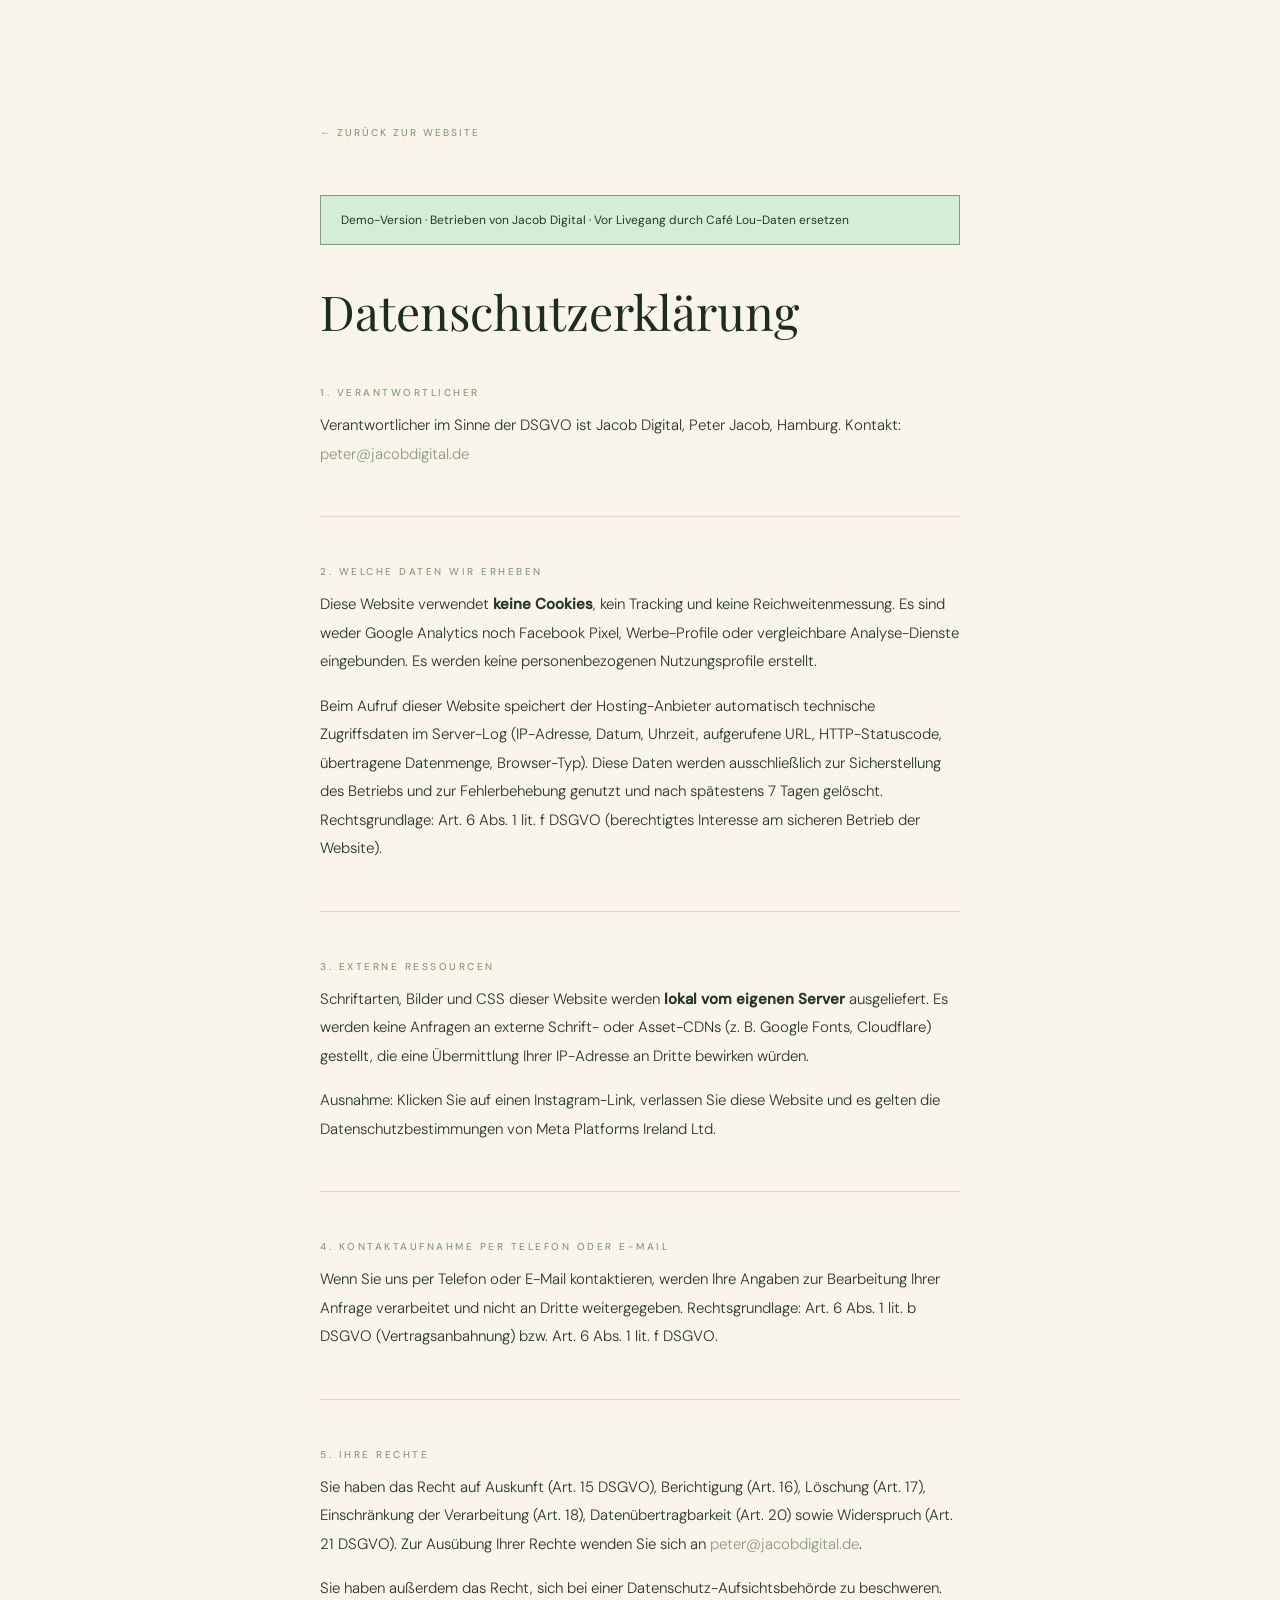
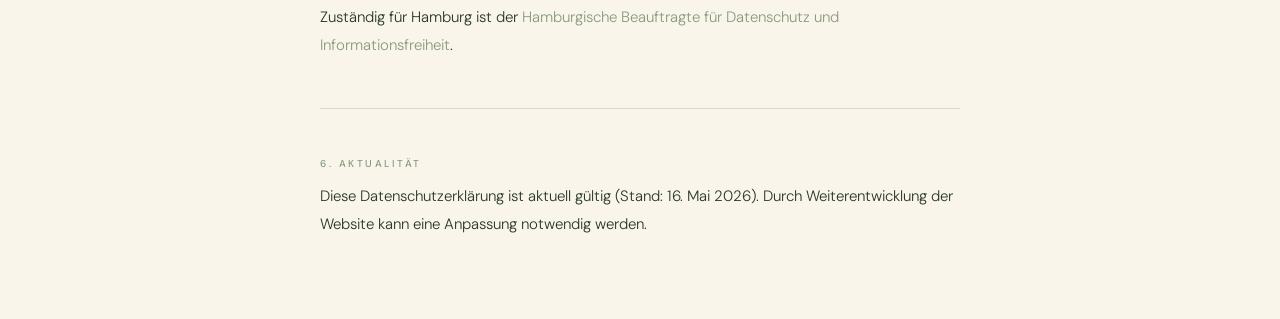
<file: datenschutz.html>
<!DOCTYPE html>
<html lang="de">
<head>
  <meta charset="UTF-8" />
  <meta name="viewport" content="width=device-width, initial-scale=1.0" />
  <title>Datenschutzerklärung – Café Lou Hamburg</title>
  <meta name="robots" content="noindex, nofollow" />
  <link rel="icon" href="favicon.svg" type="image/svg+xml" />
  <style>
    @font-face {
      font-family: 'Playfair Display';
      src: url('fonts/playfair-normal-latin.woff2') format('woff2');
      font-weight: 400 700; font-style: normal; font-display: swap;
    }
    @font-face {
      font-family: 'DM Sans';
      src: url('fonts/dm-sans-latin.woff2') format('woff2');
      font-weight: 300 500; font-style: normal; font-display: swap;
    }
    :root {
      --cream: oklch(97% 0.014 88);
      --sage: #889B7D;
      --sage-dark: oklch(38% 0.06 145);
      --espresso: oklch(28% 0.04 145);
      --charcoal: oklch(32% 0.03 145);
    }
    *, *::before, *::after { box-sizing: border-box; margin: 0; padding: 0; }
    body {
      font-family: 'DM Sans', sans-serif;
      background: var(--cream);
      color: var(--espresso);
      padding: 120px 60px 80px;
      max-width: 760px;
      margin: 0 auto;
    }
    .back {
      display: inline-flex;
      align-items: center;
      gap: 8px;
      font-size: 10px;
      font-weight: 500;
      letter-spacing: 0.2em;
      text-transform: uppercase;
      color: var(--sage);
      text-decoration: none;
      margin-bottom: 56px;
    }
    .back:hover { color: var(--sage-dark); }
    h1 {
      font-family: 'Playfair Display', serif;
      font-size: 48px;
      font-weight: 400;
      line-height: 1.1;
      margin-bottom: 48px;
    }
    h2 {
      font-family: 'DM Sans', sans-serif;
      font-size: 10px;
      font-weight: 500;
      letter-spacing: 0.25em;
      text-transform: uppercase;
      color: var(--sage);
      margin-top: 40px;
      margin-bottom: 12px;
    }
    p { font-size: 15px; font-weight: 300; line-height: 1.9; color: var(--charcoal); }
    p + p { margin-top: 16px; }
    a { color: var(--sage); text-decoration: none; }
    a:hover { color: var(--sage-dark); text-decoration: underline; }
    hr { border: none; border-top: 1px solid oklch(88% 0.020 88); margin: 48px 0; }
    .demo-note {
      background: oklch(92% 0.04 145);
      border: 1px solid var(--sage);
      padding: 14px 20px;
      font-size: 12px;
      color: var(--charcoal);
      margin-bottom: 40px;
      line-height: 1.7;
    }
  </style>
</head>
<body>

  <a href="index.html" class="back">← Zurück zur Website</a>

  <div class="demo-note">
    Demo-Version · Betrieben von Jacob Digital · Vor Livegang durch Café Lou-Daten ersetzen
  </div>

  <h1>Datenschutz&shy;erklärung</h1>

  <h2>1. Verantwortlicher</h2>
  <p>Verantwortlicher im Sinne der DSGVO ist Jacob Digital, Peter Jacob, Hamburg. Kontakt: <a href="mailto:peter@jacobdigital.de">peter@jacobdigital.de</a></p>

  <hr/>

  <h2>2. Welche Daten wir erheben</h2>
  <p>Diese Website verwendet <strong>keine Cookies</strong>, kein Tracking und keine Reichweitenmessung. Es sind weder Google Analytics noch Facebook Pixel, Werbe-Profile oder vergleichbare Analyse-Dienste eingebunden. Es werden keine personenbezogenen Nutzungsprofile erstellt.</p>
  <p>Beim Aufruf dieser Website speichert der Hosting-Anbieter automatisch technische Zugriffsdaten im Server-Log (IP-Adresse, Datum, Uhrzeit, aufgerufene URL, HTTP-Statuscode, übertragene Datenmenge, Browser-Typ). Diese Daten werden ausschließlich zur Sicherstellung des Betriebs und zur Fehlerbehebung genutzt und nach spätestens 7 Tagen gelöscht. Rechtsgrundlage: Art. 6 Abs. 1 lit. f DSGVO (berechtigtes Interesse am sicheren Betrieb der Website).</p>

  <hr/>

  <h2>3. Externe Ressourcen</h2>
  <p>Schriftarten, Bilder und CSS dieser Website werden <strong>lokal vom eigenen Server</strong> ausgeliefert. Es werden keine Anfragen an externe Schrift- oder Asset-CDNs (z. B. Google Fonts, Cloudflare) gestellt, die eine Übermittlung Ihrer IP-Adresse an Dritte bewirken würden.</p>
  <p>Ausnahme: Klicken Sie auf einen Instagram-Link, verlassen Sie diese Website und es gelten die Datenschutzbestimmungen von Meta Platforms Ireland Ltd.</p>

  <hr/>

  <h2>4. Kontaktaufnahme per Telefon oder E-Mail</h2>
  <p>Wenn Sie uns per Telefon oder E-Mail kontaktieren, werden Ihre Angaben zur Bearbeitung Ihrer Anfrage verarbeitet und nicht an Dritte weitergegeben. Rechtsgrundlage: Art. 6 Abs. 1 lit. b DSGVO (Vertragsanbahnung) bzw. Art. 6 Abs. 1 lit. f DSGVO.</p>

  <hr/>

  <h2>5. Ihre Rechte</h2>
  <p>Sie haben das Recht auf Auskunft (Art. 15 DSGVO), Berichtigung (Art. 16), Löschung (Art. 17), Einschränkung der Verarbeitung (Art. 18), Datenübertragbarkeit (Art. 20) sowie Widerspruch (Art. 21 DSGVO). Zur Ausübung Ihrer Rechte wenden Sie sich an <a href="mailto:peter@jacobdigital.de">peter@jacobdigital.de</a>.</p>
  <p>Sie haben außerdem das Recht, sich bei einer Datenschutz-Aufsichtsbehörde zu beschweren. Zuständig für Hamburg ist der <a href="https://datenschutz.hamburg.de" target="_blank" rel="noopener">Hamburgische Beauftragte für Datenschutz und Informationsfreiheit</a>.</p>

  <hr/>

  <h2>6. Aktualität</h2>
  <p>Diese Datenschutzerklärung ist aktuell gültig (Stand: 16. Mai 2026). Durch Weiterentwicklung der Website kann eine Anpassung notwendig werden.</p>

</body>
</html>
</file>
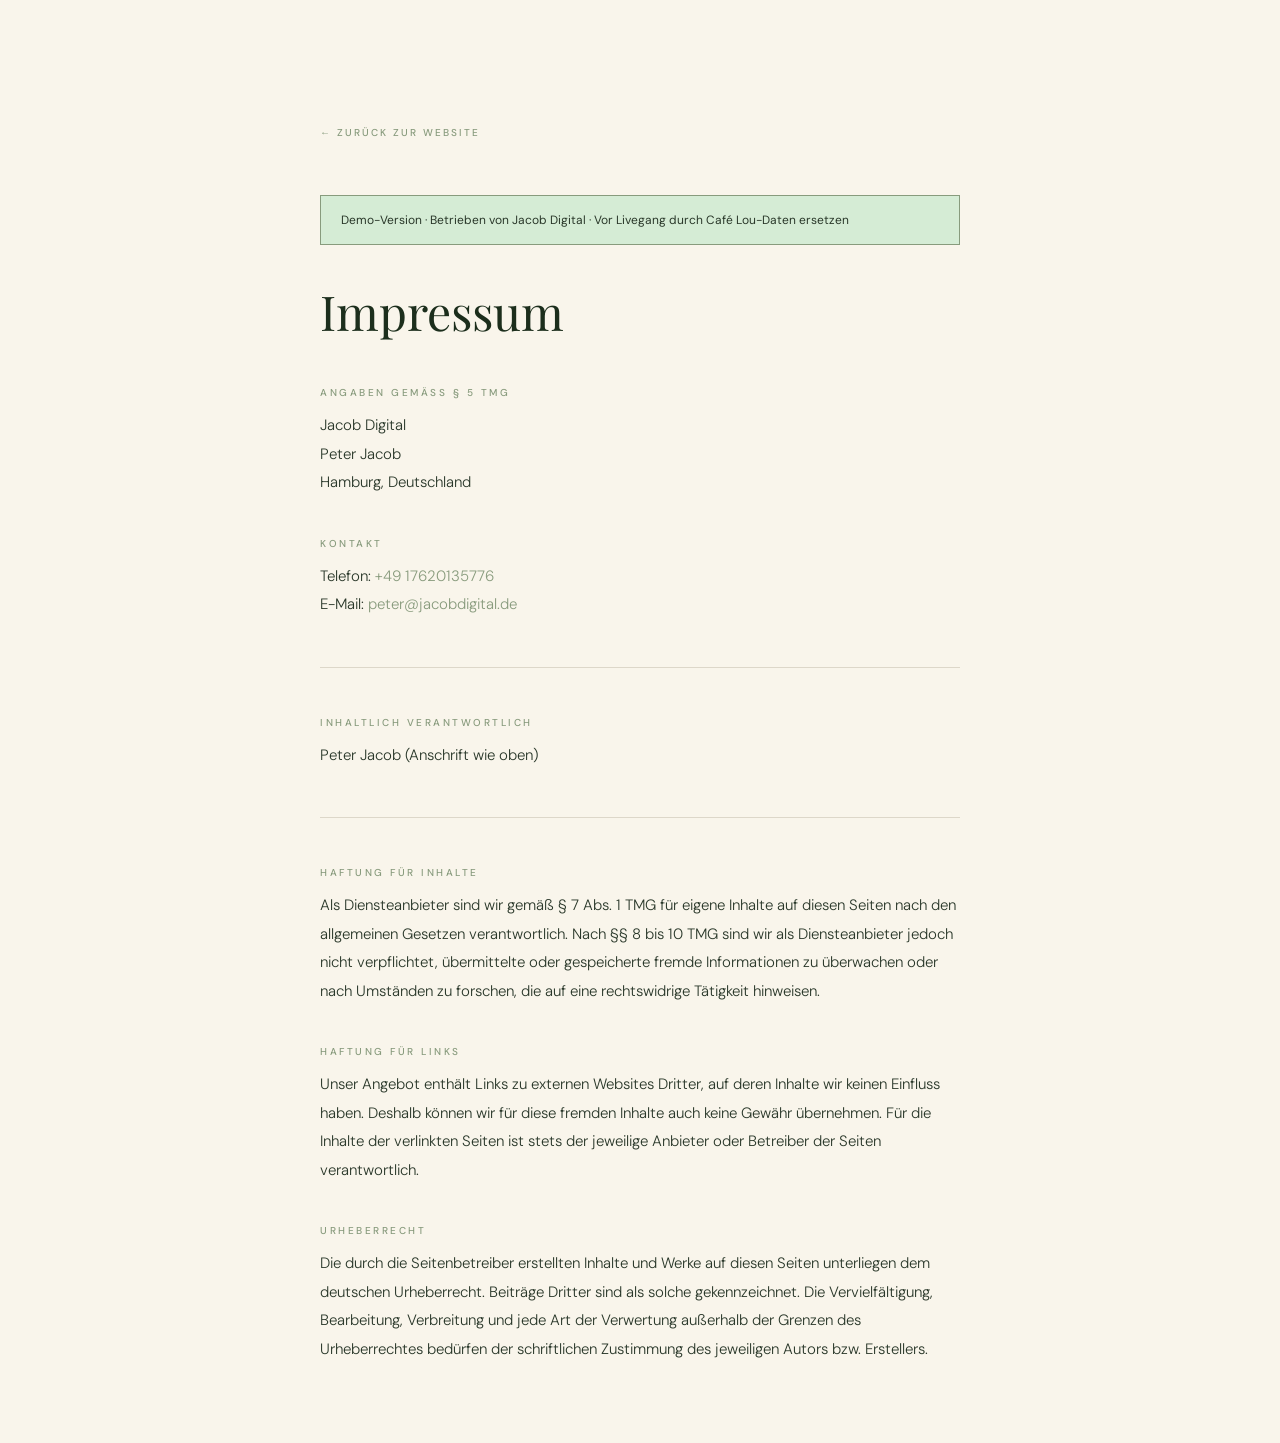
<file: impressum.html>
<!DOCTYPE html>
<html lang="de">
<head>
  <meta charset="UTF-8" />
  <meta name="viewport" content="width=device-width, initial-scale=1.0" />
  <title>Impressum – Café Lou Hamburg</title>
  <meta name="robots" content="noindex, nofollow" />
  <link rel="icon" href="favicon.svg" type="image/svg+xml" />
  <style>
    @font-face {
      font-family: 'Playfair Display';
      src: url('fonts/playfair-normal-latin.woff2') format('woff2');
      font-weight: 400 700; font-style: normal; font-display: swap;
    }
    @font-face {
      font-family: 'DM Sans';
      src: url('fonts/dm-sans-latin.woff2') format('woff2');
      font-weight: 300 500; font-style: normal; font-display: swap;
    }
    :root {
      --cream: oklch(97% 0.014 88);
      --sage: #889B7D;
      --sage-dark: oklch(38% 0.06 145);
      --espresso: oklch(28% 0.04 145);
      --charcoal: oklch(32% 0.03 145);
      --text-light: oklch(50% 0.025 145);
    }
    *, *::before, *::after { box-sizing: border-box; margin: 0; padding: 0; }
    body {
      font-family: 'DM Sans', sans-serif;
      background: var(--cream);
      color: var(--espresso);
      padding: 120px 60px 80px;
      max-width: 760px;
      margin: 0 auto;
    }
    .back {
      display: inline-flex;
      align-items: center;
      gap: 8px;
      font-size: 10px;
      font-weight: 500;
      letter-spacing: 0.2em;
      text-transform: uppercase;
      color: var(--sage);
      text-decoration: none;
      margin-bottom: 56px;
    }
    .back:hover { color: var(--sage-dark); }
    h1 {
      font-family: 'Playfair Display', serif;
      font-size: 48px;
      font-weight: 400;
      line-height: 1.1;
      color: var(--espresso);
      margin-bottom: 48px;
    }
    h2 {
      font-family: 'DM Sans', sans-serif;
      font-size: 10px;
      font-weight: 500;
      letter-spacing: 0.25em;
      text-transform: uppercase;
      color: var(--sage);
      margin-top: 40px;
      margin-bottom: 12px;
    }
    p, address {
      font-size: 15px;
      font-weight: 300;
      line-height: 1.9;
      color: var(--charcoal);
      font-style: normal;
    }
    a { color: var(--sage); text-decoration: none; }
    a:hover { color: var(--sage-dark); text-decoration: underline; }
    hr {
      border: none;
      border-top: 1px solid oklch(88% 0.020 88);
      margin: 48px 0;
    }
    .demo-note {
      background: oklch(92% 0.04 145);
      border: 1px solid var(--sage);
      padding: 14px 20px;
      font-size: 12px;
      color: var(--charcoal);
      margin-bottom: 40px;
      line-height: 1.7;
    }
  </style>
</head>
<body>

  <a href="index.html" class="back">← Zurück zur Website</a>

  <div class="demo-note">
    Demo-Version · Betrieben von Jacob Digital · Vor Livegang durch Café Lou-Daten ersetzen
  </div>

  <h1>Impressum</h1>

  <h2>Angaben gemäß § 5 TMG</h2>
  <address>
    Jacob Digital<br/>
    Peter Jacob<br/>
    Hamburg, Deutschland
  </address>

  <h2>Kontakt</h2>
  <p>
    Telefon: <a href="tel:+494032848308">+49 17620135776</a><br/>
    E-Mail: <a href="mailto:peter@jacobdigital.de">peter@jacobdigital.de</a>
  </p>

  <hr/>

  <h2>Inhaltlich verantwortlich</h2>
  <p>Peter Jacob (Anschrift wie oben)</p>

  <hr/>

  <h2>Haftung für Inhalte</h2>
  <p>Als Diensteanbieter sind wir gemäß § 7 Abs. 1 TMG für eigene Inhalte auf diesen Seiten nach den allgemeinen Gesetzen verantwortlich. Nach §§ 8 bis 10 TMG sind wir als Diensteanbieter jedoch nicht verpflichtet, übermittelte oder gespeicherte fremde Informationen zu überwachen oder nach Umständen zu forschen, die auf eine rechtswidrige Tätigkeit hinweisen.</p>

  <h2>Haftung für Links</h2>
  <p>Unser Angebot enthält Links zu externen Websites Dritter, auf deren Inhalte wir keinen Einfluss haben. Deshalb können wir für diese fremden Inhalte auch keine Gewähr übernehmen. Für die Inhalte der verlinkten Seiten ist stets der jeweilige Anbieter oder Betreiber der Seiten verantwortlich.</p>

  <h2>Urheberrecht</h2>
  <p>Die durch die Seitenbetreiber erstellten Inhalte und Werke auf diesen Seiten unterliegen dem deutschen Urheberrecht. Beiträge Dritter sind als solche gekennzeichnet. Die Vervielfältigung, Bearbeitung, Verbreitung und jede Art der Verwertung außerhalb der Grenzen des Urheberrechtes bedürfen der schriftlichen Zustimmung des jeweiligen Autors bzw. Erstellers.</p>

</body>
</html>
</file>
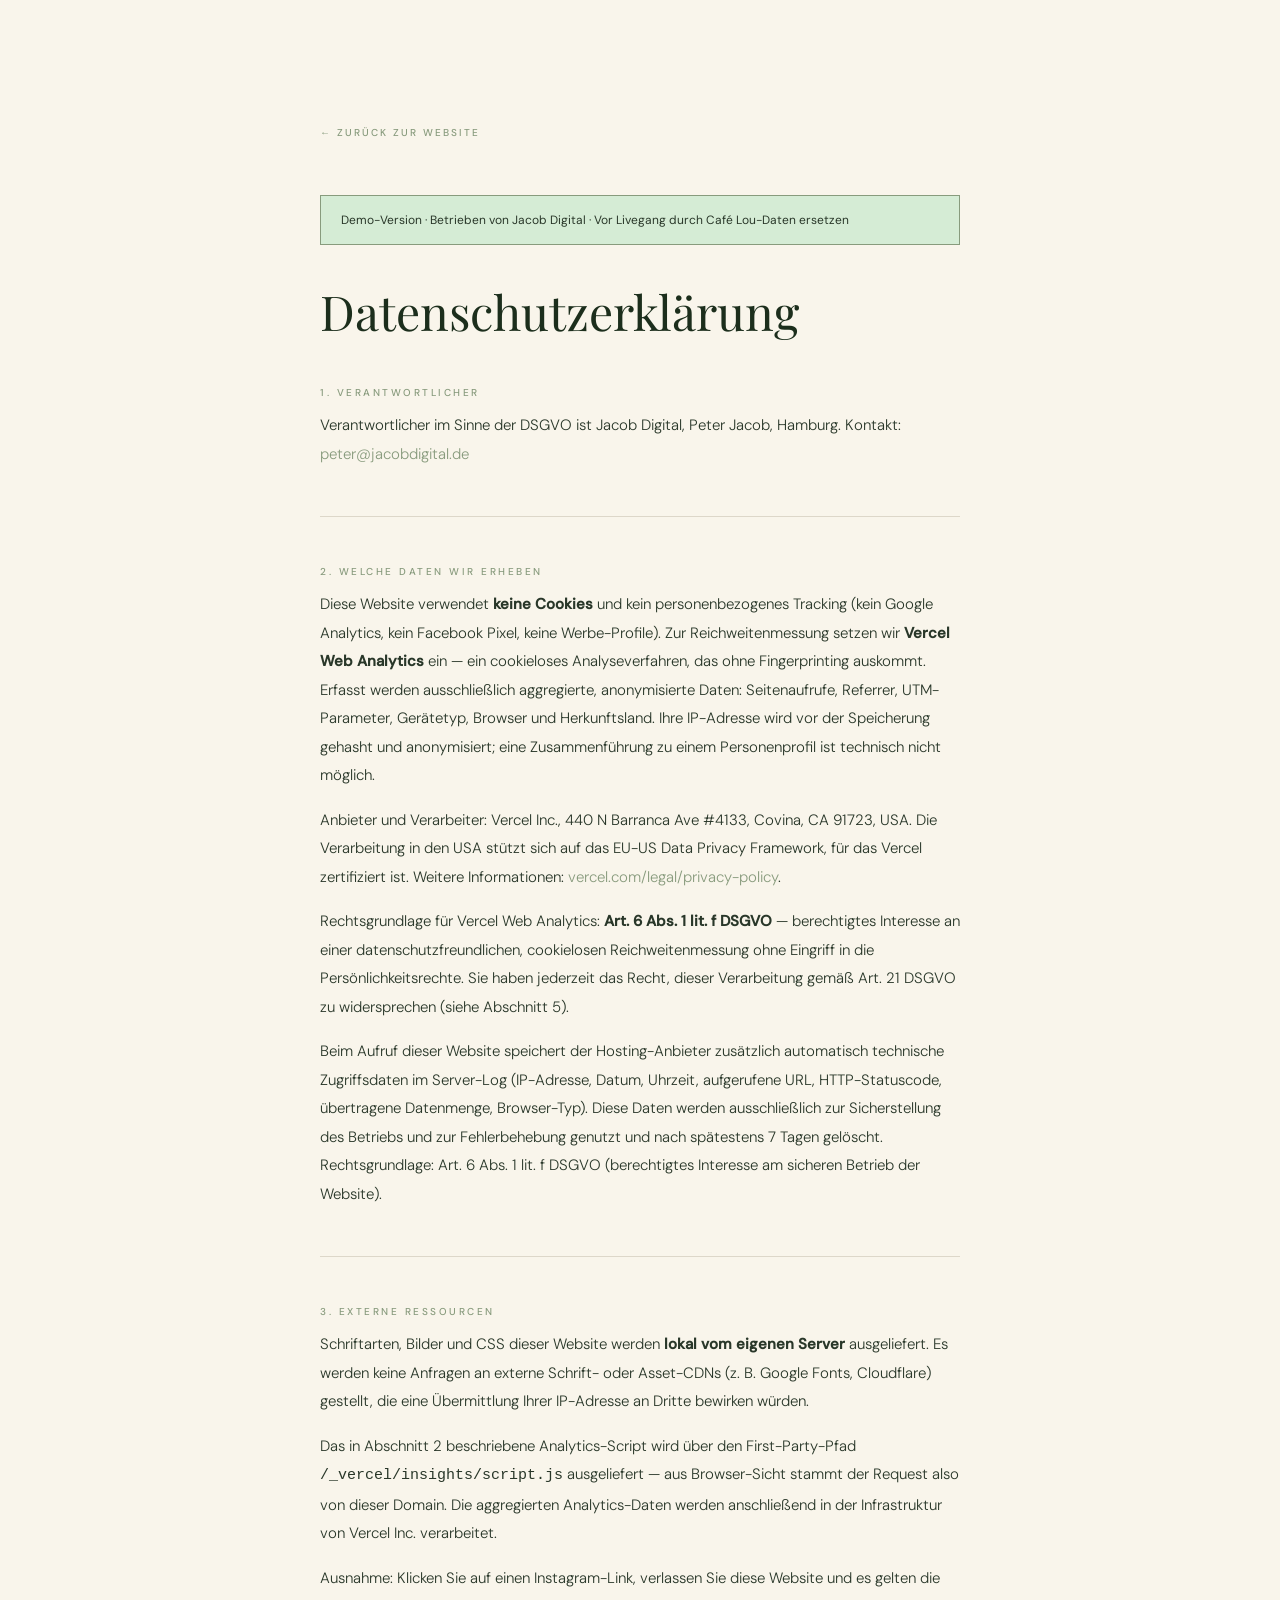
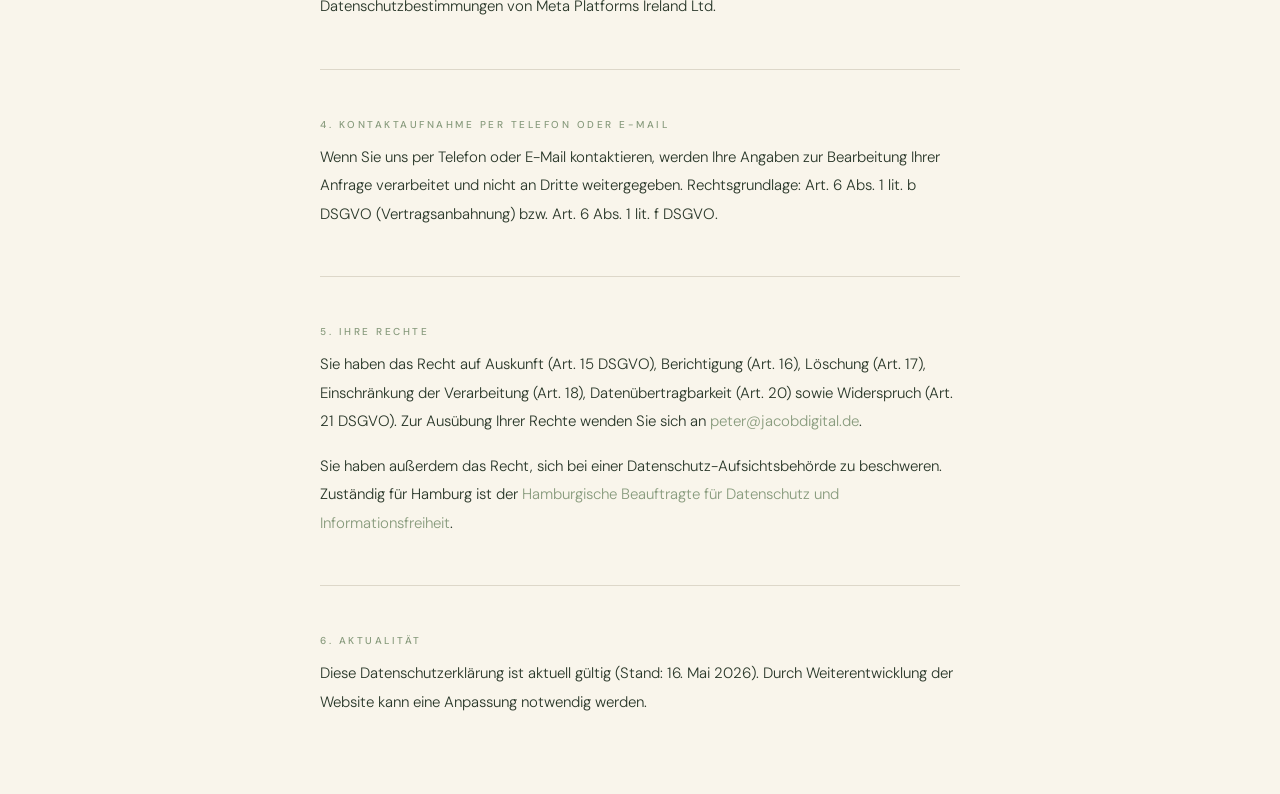
<file: v2/datenschutz.html>
<!DOCTYPE html>
<html lang="de">
<head>
  <meta charset="UTF-8" />
  <meta name="viewport" content="width=device-width, initial-scale=1.0" />
  <title>Datenschutzerklärung – Café Lou Hamburg</title>
  <meta name="robots" content="noindex, nofollow" />
  <link rel="icon" href="favicon.svg" type="image/svg+xml" />
  <style>
    @font-face {
      font-family: 'Playfair Display';
      src: url('fonts/playfair-normal-latin.woff2') format('woff2');
      font-weight: 400 700; font-style: normal; font-display: swap;
    }
    @font-face {
      font-family: 'DM Sans';
      src: url('fonts/dm-sans-latin.woff2') format('woff2');
      font-weight: 300 500; font-style: normal; font-display: swap;
    }
    :root {
      --cream: oklch(97% 0.014 88);
      --sage: #889B7D;
      --sage-dark: oklch(38% 0.06 145);
      --espresso: oklch(28% 0.04 145);
      --charcoal: oklch(32% 0.03 145);
    }
    *, *::before, *::after { box-sizing: border-box; margin: 0; padding: 0; }
    body {
      font-family: 'DM Sans', sans-serif;
      background: var(--cream);
      color: var(--espresso);
      padding: 120px 60px 80px;
      max-width: 760px;
      margin: 0 auto;
    }
    .back {
      display: inline-flex;
      align-items: center;
      gap: 8px;
      font-size: 10px;
      font-weight: 500;
      letter-spacing: 0.2em;
      text-transform: uppercase;
      color: var(--sage);
      text-decoration: none;
      margin-bottom: 56px;
    }
    .back:hover { color: var(--sage-dark); }
    h1 {
      font-family: 'Playfair Display', serif;
      font-size: 48px;
      font-weight: 400;
      line-height: 1.1;
      margin-bottom: 48px;
    }
    h2 {
      font-family: 'DM Sans', sans-serif;
      font-size: 10px;
      font-weight: 500;
      letter-spacing: 0.25em;
      text-transform: uppercase;
      color: var(--sage);
      margin-top: 40px;
      margin-bottom: 12px;
    }
    p { font-size: 15px; font-weight: 300; line-height: 1.9; color: var(--charcoal); }
    p + p { margin-top: 16px; }
    a { color: var(--sage); text-decoration: none; }
    a:hover { color: var(--sage-dark); text-decoration: underline; }
    hr { border: none; border-top: 1px solid oklch(88% 0.020 88); margin: 48px 0; }
    .demo-note {
      background: oklch(92% 0.04 145);
      border: 1px solid var(--sage);
      padding: 14px 20px;
      font-size: 12px;
      color: var(--charcoal);
      margin-bottom: 40px;
      line-height: 1.7;
    }
  </style>
</head>
<body>

  <a href="index.html" class="back">← Zurück zur Website</a>

  <div class="demo-note">
    Demo-Version · Betrieben von Jacob Digital · Vor Livegang durch Café Lou-Daten ersetzen
  </div>

  <h1>Datenschutz&shy;erklärung</h1>

  <h2>1. Verantwortlicher</h2>
  <p>Verantwortlicher im Sinne der DSGVO ist Jacob Digital, Peter Jacob, Hamburg. Kontakt: <a href="mailto:peter@jacobdigital.de">peter@jacobdigital.de</a></p>

  <hr/>

  <h2>2. Welche Daten wir erheben</h2>
  <p>Diese Website verwendet <strong>keine Cookies</strong> und kein personenbezogenes Tracking (kein Google Analytics, kein Facebook Pixel, keine Werbe-Profile). Zur Reichweitenmessung setzen wir <strong>Vercel Web Analytics</strong> ein — ein cookieloses Analyseverfahren, das ohne Fingerprinting auskommt. Erfasst werden ausschließlich aggregierte, anonymisierte Daten: Seitenaufrufe, Referrer, UTM-Parameter, Gerätetyp, Browser und Herkunftsland. Ihre IP-Adresse wird vor der Speicherung gehasht und anonymisiert; eine Zusammenführung zu einem Personenprofil ist technisch nicht möglich.</p>
  <p>Anbieter und Verarbeiter: Vercel Inc., 440 N Barranca Ave #4133, Covina, CA 91723, USA. Die Verarbeitung in den USA stützt sich auf das EU-US Data Privacy Framework, für das Vercel zertifiziert ist. Weitere Informationen: <a href="https://vercel.com/legal/privacy-policy" target="_blank" rel="noopener">vercel.com/legal/privacy-policy</a>.</p>
  <p>Rechtsgrundlage für Vercel Web Analytics: <strong>Art. 6 Abs. 1 lit. f DSGVO</strong> — berechtigtes Interesse an einer datenschutzfreundlichen, cookielosen Reichweitenmessung ohne Eingriff in die Persönlichkeitsrechte. Sie haben jederzeit das Recht, dieser Verarbeitung gemäß Art. 21 DSGVO zu widersprechen (siehe Abschnitt 5).</p>
  <p>Beim Aufruf dieser Website speichert der Hosting-Anbieter zusätzlich automatisch technische Zugriffsdaten im Server-Log (IP-Adresse, Datum, Uhrzeit, aufgerufene URL, HTTP-Statuscode, übertragene Datenmenge, Browser-Typ). Diese Daten werden ausschließlich zur Sicherstellung des Betriebs und zur Fehlerbehebung genutzt und nach spätestens 7 Tagen gelöscht. Rechtsgrundlage: Art. 6 Abs. 1 lit. f DSGVO (berechtigtes Interesse am sicheren Betrieb der Website).</p>

  <hr/>

  <h2>3. Externe Ressourcen</h2>
  <p>Schriftarten, Bilder und CSS dieser Website werden <strong>lokal vom eigenen Server</strong> ausgeliefert. Es werden keine Anfragen an externe Schrift- oder Asset-CDNs (z. B. Google Fonts, Cloudflare) gestellt, die eine Übermittlung Ihrer IP-Adresse an Dritte bewirken würden.</p>
  <p>Das in Abschnitt 2 beschriebene Analytics-Script wird über den First-Party-Pfad <code>/_vercel/insights/script.js</code> ausgeliefert — aus Browser-Sicht stammt der Request also von dieser Domain. Die aggregierten Analytics-Daten werden anschließend in der Infrastruktur von Vercel Inc. verarbeitet.</p>
  <p>Ausnahme: Klicken Sie auf einen Instagram-Link, verlassen Sie diese Website und es gelten die Datenschutzbestimmungen von Meta Platforms Ireland Ltd.</p>

  <hr/>

  <h2>4. Kontaktaufnahme per Telefon oder E-Mail</h2>
  <p>Wenn Sie uns per Telefon oder E-Mail kontaktieren, werden Ihre Angaben zur Bearbeitung Ihrer Anfrage verarbeitet und nicht an Dritte weitergegeben. Rechtsgrundlage: Art. 6 Abs. 1 lit. b DSGVO (Vertragsanbahnung) bzw. Art. 6 Abs. 1 lit. f DSGVO.</p>

  <hr/>

  <h2>5. Ihre Rechte</h2>
  <p>Sie haben das Recht auf Auskunft (Art. 15 DSGVO), Berichtigung (Art. 16), Löschung (Art. 17), Einschränkung der Verarbeitung (Art. 18), Datenübertragbarkeit (Art. 20) sowie Widerspruch (Art. 21 DSGVO). Zur Ausübung Ihrer Rechte wenden Sie sich an <a href="mailto:peter@jacobdigital.de">peter@jacobdigital.de</a>.</p>
  <p>Sie haben außerdem das Recht, sich bei einer Datenschutz-Aufsichtsbehörde zu beschweren. Zuständig für Hamburg ist der <a href="https://datenschutz.hamburg.de" target="_blank" rel="noopener">Hamburgische Beauftragte für Datenschutz und Informationsfreiheit</a>.</p>

  <hr/>

  <h2>6. Aktualität</h2>
  <p>Diese Datenschutzerklärung ist aktuell gültig (Stand: 16. Mai 2026). Durch Weiterentwicklung der Website kann eine Anpassung notwendig werden.</p>

</body>
</html>
</file>
